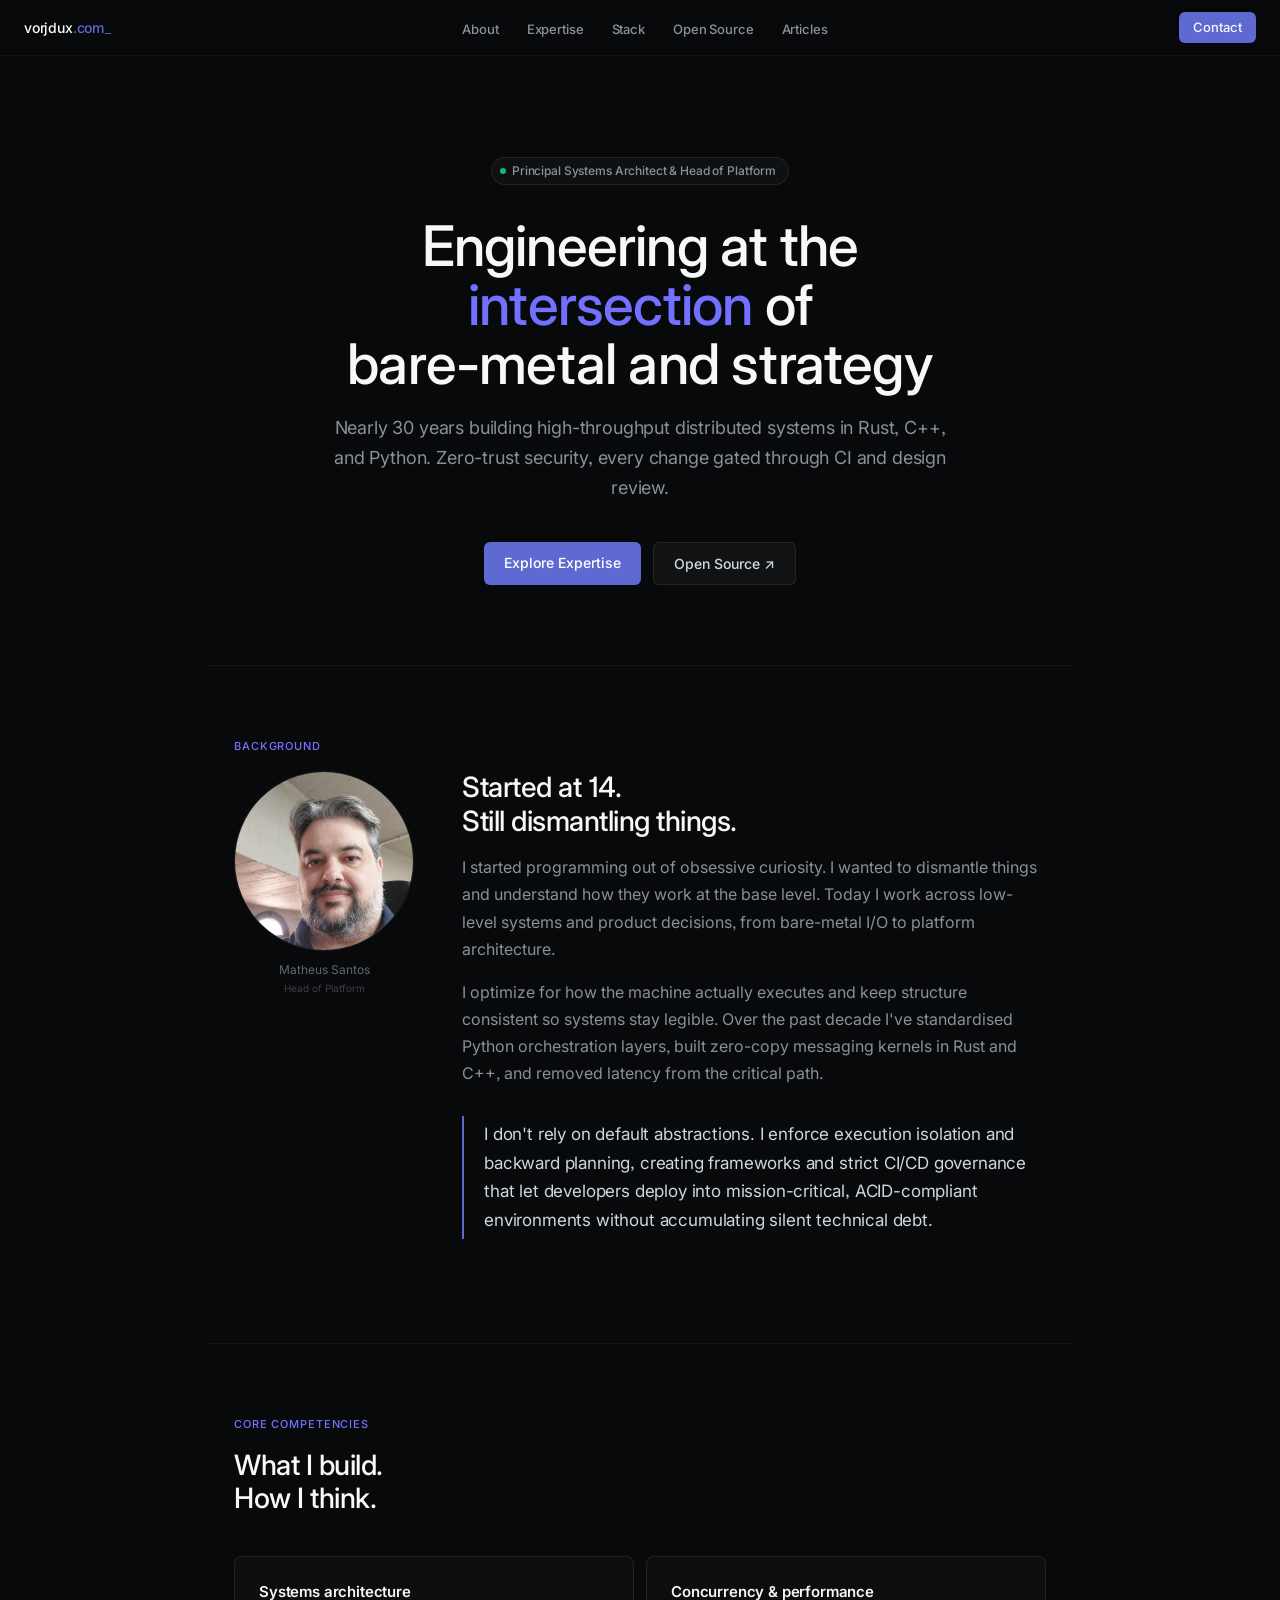
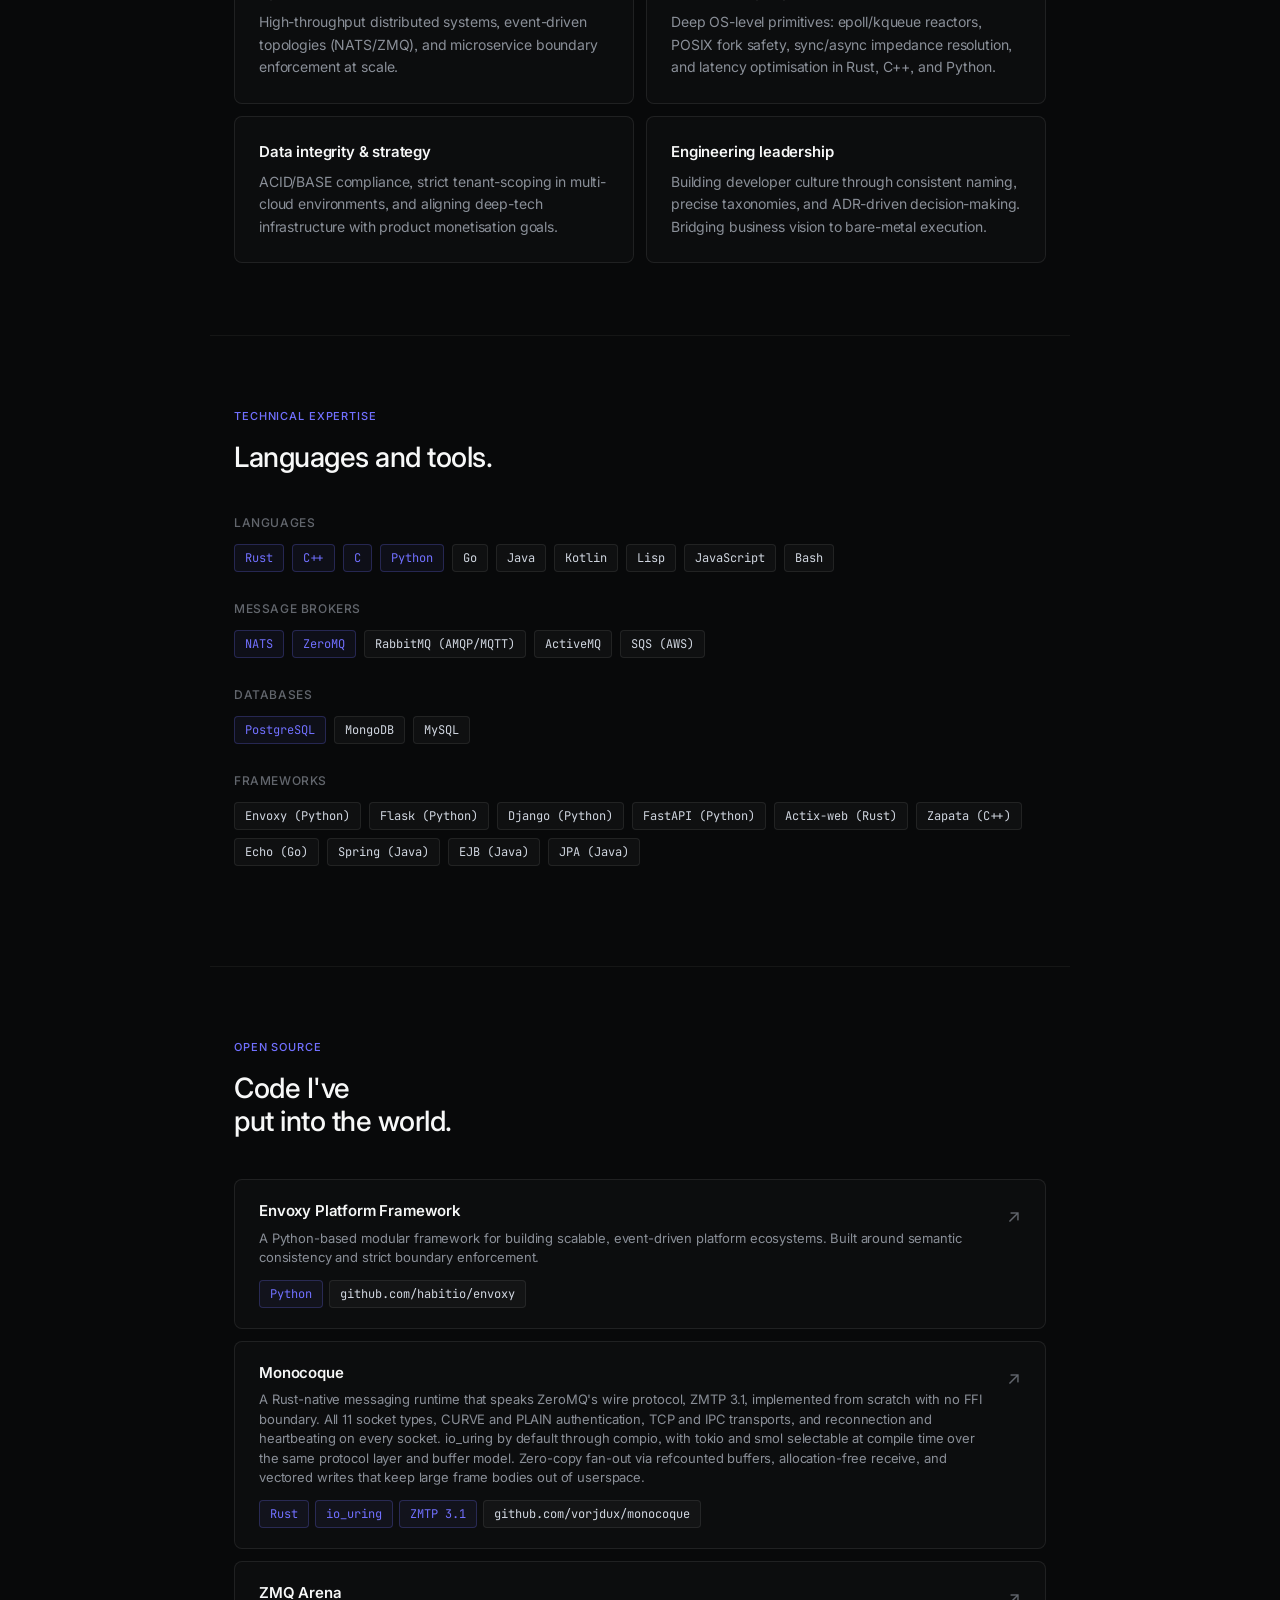
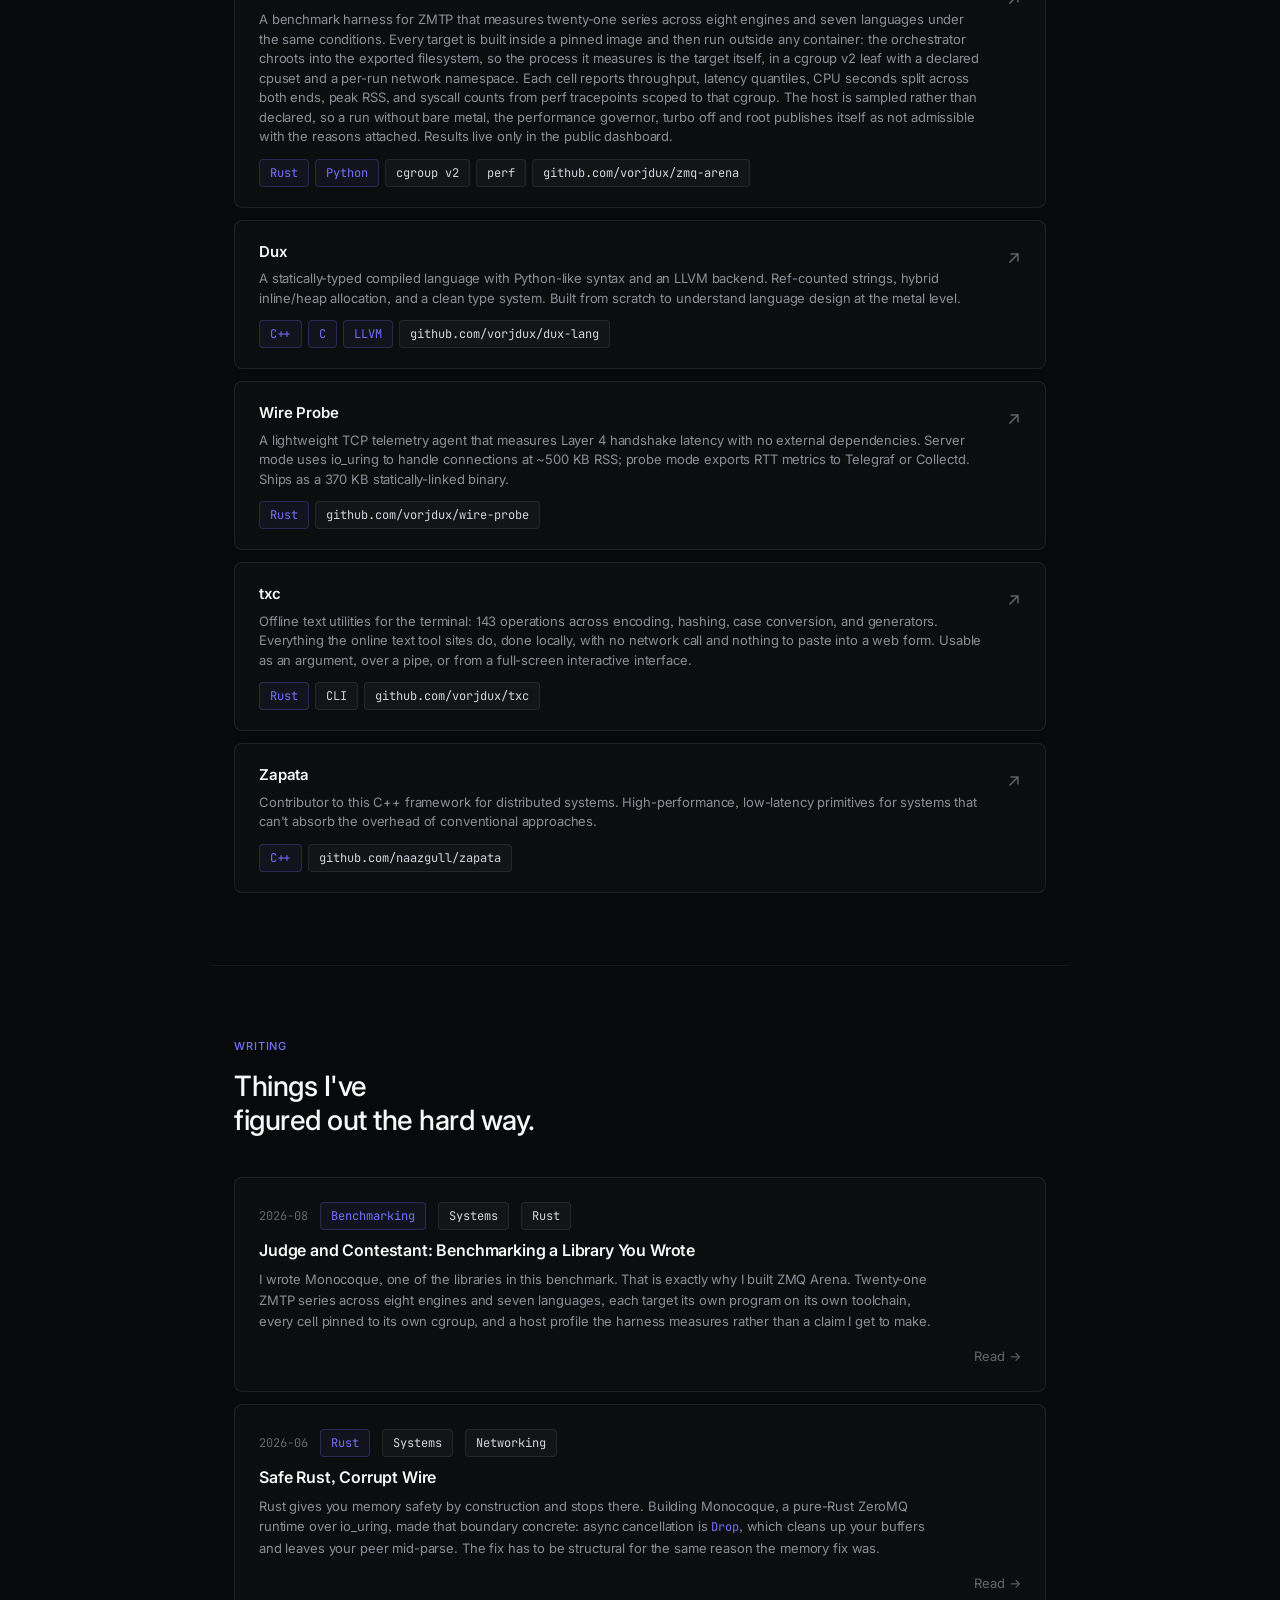
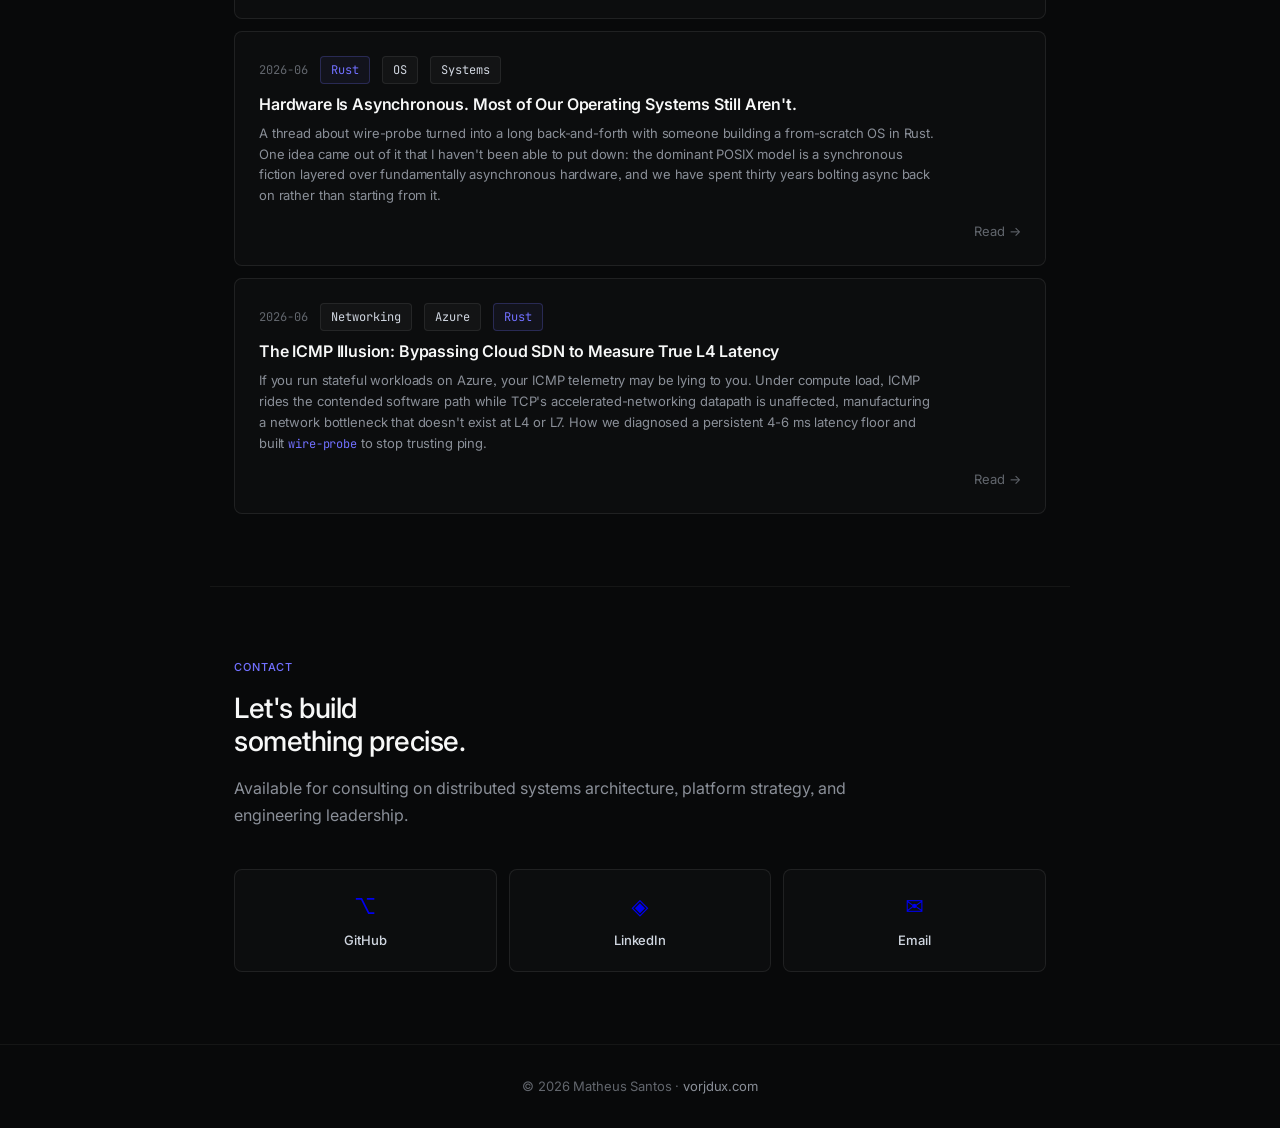
<file: index.html>
<!DOCTYPE html>
<html lang="en">
<head>
  <meta charset="UTF-8">
  <meta name="viewport" content="width=device-width, initial-scale=1.0">
  <title>Matheus Santos | Principal Systems Architect</title>
  <meta name="description" content="Principal Systems Architect with nearly 30 years building high-throughput distributed systems. Specialist in Rust, C++, io_uring, zero-trust architectures, and systems-level performance engineering.">
  <meta name="author" content="Matheus Santos">
  <link rel="canonical" href="https://vorjdux.com/">

  <meta property="og:type" content="website">
  <meta property="og:url" content="https://vorjdux.com/">
  <meta property="og:title" content="Matheus Santos | Principal Systems Architect">
  <meta property="og:description" content="Nearly 30 years building high-throughput distributed systems. Specialist in Rust, C++, io_uring, and zero-trust architectures at the intersection of bare-metal and product scale.">
  <meta property="og:image" content="https://vorjdux.com/img/matheus.jpg">

  <meta name="twitter:card" content="summary">
  <meta name="twitter:title" content="Matheus Santos | Principal Systems Architect">
  <meta name="twitter:description" content="Nearly 30 years building high-throughput distributed systems. Specialist in Rust, C++, io_uring, and zero-trust architectures.">
  <meta name="twitter:image" content="https://vorjdux.com/img/matheus.jpg">

  <script type="application/ld+json">
  {
    "@context": "https://schema.org",
    "@type": "Person",
    "name": "Matheus Santos",
    "url": "https://vorjdux.com",
    "jobTitle": "Principal Systems Architect",
    "email": "vorj.dux+site@gmail.com",
    "sameAs": [
      "https://github.com/vorjdux",
      "https://www.linkedin.com/in/matheussantos82"
    ],
    "knowsAbout": [
      "Rust", "C++", "Systems Architecture", "Distributed Systems",
      "io_uring", "Zero-trust Architecture", "Performance Engineering",
      "ZeroMQ", "ZMTP", "Benchmarking"
    ]
  }
  </script>

  <link href="https://fonts.googleapis.com/css2?family=Inter:wght@300;400;500;600&family=JetBrains+Mono:wght@400;500&display=swap" rel="stylesheet">
  <link rel="stylesheet" href="css/site.css">
  <link rel="stylesheet" href="css/index.css">
</head>
<body>

  <nav>
    <a href="#" class="nav-logo">vorjdux<span class="nav-logo-tld">.com</span><span class="nav-logo-cursor">_</span></a>
    <ul class="nav-links">
      <li><a href="#about">About</a></li>
      <li><a href="#competencies">Expertise</a></li>
      <li><a href="#stack">Stack</a></li>
      <li><a href="#oss">Open Source</a></li>
      <li><a href="#articles">Articles</a></li>
    </ul>
    <a href="mailto:vorj.dux+site@gmail.com" class="nav-cta">Contact</a>
  </nav>

  <!-- HERO -->
  <div class="hero">
    <div class="hero-badge">
      <span class="hero-badge-dot"></span>
      Principal Systems Architect &amp; Head of Platform
    </div>
    <h1>Engineering at the<br><em>intersection</em> of<br>bare-metal and strategy</h1>
    <p>Nearly 30 years building high-throughput distributed systems in Rust, C++, and Python. Zero-trust security, every change gated through CI and design review.</p>
    <div class="hero-actions">
      <a href="#competencies" class="btn-primary">Explore Expertise</a>
      <a href="#oss" class="btn-ghost">Open Source ↗</a>
    </div>
  </div>

  <div class="divider"></div>

  <!-- ABOUT -->
  <section id="about">
    <div class="section-label">Background</div>

    <div class="about-layout">
      <div class="about-photo">
        <img src="img/matheus.jpg" alt="Matheus Santos" class="about-img">
        <p class="about-name">Matheus Santos</p>
        <p class="about-role">Head of Platform</p>
      </div>

      <div class="about-text">
        <h2 class="section-title">Started at 14.<br>Still dismantling things.</h2>
        <p class="section-body">
          I started programming out of obsessive curiosity. I wanted to dismantle things and understand how they work at the base level. Today I work across low-level systems and product decisions, from bare-metal I/O to platform architecture.
        </p>
        <p class="section-body">
          I optimize for how the machine actually executes and keep structure consistent so systems stay legible. Over the past decade I've standardised Python orchestration layers, built zero-copy messaging kernels in Rust and C++, and removed latency from the critical path.
        </p>

        <div class="quote-block" style="margin-top:28px;">
          <p>I don't rely on default abstractions. I enforce execution isolation and backward planning, creating frameworks and strict CI/CD governance that let developers deploy into mission-critical, ACID-compliant environments without accumulating silent technical debt.</p>
        </div>
      </div>
    </div>
  </section>

  <div class="divider"></div>

  <!-- COMPETENCIES -->
  <section id="competencies">
    <div class="section-label">Core Competencies</div>
    <h2 class="section-title">What I build.<br>How I think.</h2>

    <div class="grid-2">
      <div class="card">
        <h3>Systems architecture</h3>
        <p>High-throughput distributed systems, event-driven topologies (NATS/ZMQ), and microservice boundary enforcement at scale.</p>
      </div>
      <div class="card">
        <h3>Concurrency &amp; performance</h3>
        <p>Deep OS-level primitives: epoll/kqueue reactors, POSIX fork safety, sync/async impedance resolution, and latency optimisation in Rust, C++, and Python.</p>
      </div>
      <div class="card">
        <h3>Data integrity &amp; strategy</h3>
        <p>ACID/BASE compliance, strict tenant-scoping in multi-cloud environments, and aligning deep-tech infrastructure with product monetisation goals.</p>
      </div>
      <div class="card">
        <h3>Engineering leadership</h3>
        <p>Building developer culture through consistent naming, precise taxonomies, and ADR-driven decision-making. Bridging business vision to bare-metal execution.</p>
      </div>
    </div>
  </section>

  <div class="divider"></div>

  <!-- STACK -->
  <section id="stack">
    <div class="section-label">Technical Expertise</div>
    <h2 class="section-title">Languages and tools.</h2>

    <div class="tech-section">
      <div class="tech-category">
        <div class="tech-category-label">Languages</div>
        <div class="tags">
          <span class="tag accent">Rust</span>
          <span class="tag accent">C++</span>
          <span class="tag accent">C</span>
          <span class="tag accent">Python</span>
          <span class="tag">Go</span>
          <span class="tag">Java</span>
          <span class="tag">Kotlin</span>
          <span class="tag">Lisp</span>
          <span class="tag">JavaScript</span>
          <span class="tag">Bash</span>
        </div>
      </div>

      <div class="tech-category">
        <div class="tech-category-label">Message Brokers</div>
        <div class="tags">
          <span class="tag accent">NATS</span>
          <span class="tag accent">ZeroMQ</span>
          <span class="tag">RabbitMQ (AMQP/MQTT)</span>
          <span class="tag">ActiveMQ</span>
          <span class="tag">SQS (AWS)</span>
        </div>
      </div>

      <div class="tech-category">
        <div class="tech-category-label">Databases</div>
        <div class="tags">
          <span class="tag accent">PostgreSQL</span>
          <span class="tag">MongoDB</span>
          <span class="tag">MySQL</span>
        </div>
      </div>

      <div class="tech-category">
        <div class="tech-category-label">Frameworks</div>
        <div class="tags">
          <span class="tag">Envoxy (Python)</span>
          <span class="tag">Flask (Python)</span>
          <span class="tag">Django (Python)</span>
          <span class="tag">FastAPI (Python)</span>
          <span class="tag">Actix-web (Rust)</span>
          <span class="tag">Zapata (C++)</span>
          <span class="tag">Echo (Go)</span>
          <span class="tag">Spring (Java)</span>
          <span class="tag">EJB (Java)</span>
          <span class="tag">JPA (Java)</span>
        </div>
      </div>
    </div>
  </section>

  <div class="divider"></div>

  <!-- OSS -->
  <section id="oss">
    <div class="section-label">Open Source</div>
    <h2 class="section-title">Code I've<br>put into the world.</h2>

    <div class="oss-list">
      <a href="https://github.com/habitio/envoxy" target="_blank" rel="noopener" class="oss-card">
        <div class="oss-card-body">
          <h3>Envoxy Platform Framework</h3>
          <p>A Python-based modular framework for building scalable, event-driven platform ecosystems. Built around semantic consistency and strict boundary enforcement.</p>
          <div class="card-tags">
            <span class="tag accent">Python</span>
            <span class="tag">github.com/habitio/envoxy</span>
          </div>
        </div>
        <div class="oss-card-arrow">↗</div>
      </a>

      <a href="https://github.com/vorjdux/monocoque" target="_blank" rel="noopener" class="oss-card">
        <div class="oss-card-body">
          <h3>Monocoque</h3>
          <p>A Rust-native messaging runtime that speaks ZeroMQ's wire protocol, ZMTP 3.1, implemented from scratch with no FFI boundary. All 11 socket types, CURVE and PLAIN authentication, TCP and IPC transports, and reconnection and heartbeating on every socket. io_uring by default through compio, with tokio and smol selectable at compile time over the same protocol layer and buffer model. Zero-copy fan-out via refcounted buffers, allocation-free receive, and vectored writes that keep large frame bodies out of userspace.</p>
          <div class="card-tags">
            <span class="tag accent">Rust</span>
            <span class="tag accent">io_uring</span>
            <span class="tag accent">ZMTP 3.1</span>
            <span class="tag">github.com/vorjdux/monocoque</span>
          </div>
        </div>
        <div class="oss-card-arrow">↗</div>
      </a>

      <a href="https://github.com/vorjdux/zmq-arena" target="_blank" rel="noopener" class="oss-card">
        <div class="oss-card-body">
          <h3>ZMQ Arena</h3>
          <p>A benchmark harness for ZMTP that measures twenty-one series across eight engines and seven languages under the same conditions. Every target is built inside a pinned image and then run outside any container: the orchestrator chroots into the exported filesystem, so the process it measures is the target itself, in a cgroup v2 leaf with a declared cpuset and a per-run network namespace. Each cell reports throughput, latency quantiles, CPU seconds split across both ends, peak RSS, and syscall counts from perf tracepoints scoped to that cgroup. The host is sampled rather than declared, so a run without bare metal, the performance governor, turbo off and root publishes itself as not admissible with the reasons attached. Results live only in the public dashboard.</p>
          <div class="card-tags">
            <span class="tag accent">Rust</span>
            <span class="tag accent">Python</span>
            <span class="tag">cgroup v2</span>
            <span class="tag">perf</span>
            <span class="tag">github.com/vorjdux/zmq-arena</span>
          </div>
        </div>
        <div class="oss-card-arrow">↗</div>
      </a>

      <a href="https://github.com/vorjdux/dux-lang" target="_blank" rel="noopener" class="oss-card">
        <div class="oss-card-body">
          <h3>Dux</h3>
          <p>A statically-typed compiled language with Python-like syntax and an LLVM backend. Ref-counted strings, hybrid inline/heap allocation, and a clean type system. Built from scratch to understand language design at the metal level.</p>
          <div class="card-tags">
            <span class="tag accent">C++</span>
            <span class="tag accent">C</span>
            <span class="tag accent">LLVM</span>
            <span class="tag">github.com/vorjdux/dux-lang</span>
          </div>
        </div>
        <div class="oss-card-arrow">↗</div>
      </a>

      <a href="https://github.com/vorjdux/wire-probe" target="_blank" rel="noopener" class="oss-card">
        <div class="oss-card-body">
          <h3>Wire Probe</h3>
          <p>A lightweight TCP telemetry agent that measures Layer 4 handshake latency with no external dependencies. Server mode uses io_uring to handle connections at ~500 KB RSS; probe mode exports RTT metrics to Telegraf or Collectd. Ships as a 370 KB statically-linked binary.</p>
          <div class="card-tags">
            <span class="tag accent">Rust</span>
            <span class="tag">github.com/vorjdux/wire-probe</span>
          </div>
        </div>
        <div class="oss-card-arrow">↗</div>
      </a>

      <a href="https://github.com/vorjdux/txc" target="_blank" rel="noopener" class="oss-card">
        <div class="oss-card-body">
          <h3>txc</h3>
          <p>Offline text utilities for the terminal: 143 operations across encoding, hashing, case conversion, and generators. Everything the online text tool sites do, done locally, with no network call and nothing to paste into a web form. Usable as an argument, over a pipe, or from a full-screen interactive interface.</p>
          <div class="card-tags">
            <span class="tag accent">Rust</span>
            <span class="tag">CLI</span>
            <span class="tag">github.com/vorjdux/txc</span>
          </div>
        </div>
        <div class="oss-card-arrow">&#8599;</div>
      </a>

      <a href="https://github.com/naazgull/zapata" target="_blank" rel="noopener" class="oss-card">
        <div class="oss-card-body">
          <h3>Zapata</h3>
          <p>Contributor to this C++ framework for distributed systems. High-performance, low-latency primitives for systems that can't absorb the overhead of conventional approaches.</p>
          <div class="card-tags">
            <span class="tag accent">C++</span>
            <span class="tag">github.com/naazgull/zapata</span>
          </div>
        </div>
        <div class="oss-card-arrow">↗</div>
      </a>
    </div>
  </section>

  <div class="divider"></div>

  <!-- ARTICLES -->
  <section id="articles">
    <div class="section-label">Writing</div>
    <h2 class="section-title">Things I've<br>figured out the hard way.</h2>

    <div class="article-list">
      <a href="articles/judge-and-contestant.html" class="article-card">
        <div class="article-card-meta">
          <span class="article-card-date">2026-08</span>
          <span class="tag accent">Benchmarking</span>
          <span class="tag">Systems</span>
          <span class="tag">Rust</span>
        </div>
        <h3>Judge and Contestant: Benchmarking a Library You Wrote</h3>
        <p>I wrote Monocoque, one of the libraries in this benchmark. That is exactly why I built ZMQ Arena. Twenty-one ZMTP series across eight engines and seven languages, each target its own program on its own toolchain, every cell pinned to its own cgroup, and a host profile the harness measures rather than a claim I get to make.</p>
        <div class="article-card-footer">
          <div class="tags"></div>
          <span class="read-more">Read →</span>
        </div>
      </a>

      <a href="articles/safe-rust-corrupt-wire.html" class="article-card">
        <div class="article-card-meta">
          <span class="article-card-date">2026-06</span>
          <span class="tag accent">Rust</span>
          <span class="tag">Systems</span>
          <span class="tag">Networking</span>
        </div>
        <h3>Safe Rust, Corrupt Wire</h3>
        <p>Rust gives you memory safety by construction and stops there. Building Monocoque, a pure-Rust ZeroMQ runtime over io_uring, made that boundary concrete: async cancellation is <code>Drop</code>, which cleans up your buffers and leaves your peer mid-parse. The fix has to be structural for the same reason the memory fix was.</p>
        <div class="article-card-footer">
          <div class="tags"></div>
          <span class="read-more">Read →</span>
        </div>
      </a>

      <a href="articles/hardware-is-async.html" class="article-card">
        <div class="article-card-meta">
          <span class="article-card-date">2026-06</span>
          <span class="tag accent">Rust</span>
          <span class="tag">OS</span>
          <span class="tag">Systems</span>
        </div>
        <h3>Hardware Is Asynchronous. Most of Our Operating Systems Still Aren't.</h3>
        <p>A thread about wire-probe turned into a long back-and-forth with someone building a from-scratch OS in Rust. One idea came out of it that I haven't been able to put down: the dominant POSIX model is a synchronous fiction layered over fundamentally asynchronous hardware, and we have spent thirty years bolting async back on rather than starting from it.</p>
        <div class="article-card-footer">
          <div class="tags"></div>
          <span class="read-more">Read →</span>
        </div>
      </a>

      <a href="articles/the-icmp-illusion.html" class="article-card">
        <div class="article-card-meta">
          <span class="article-card-date">2026-06</span>
          <span class="tag">Networking</span>
          <span class="tag">Azure</span>
          <span class="tag accent">Rust</span>
        </div>
        <h3>The ICMP Illusion: Bypassing Cloud SDN to Measure True L4 Latency</h3>
        <p>If you run stateful workloads on Azure, your ICMP telemetry may be lying to you. Under compute load, ICMP rides the contended software path while TCP's accelerated-networking datapath is unaffected, manufacturing a network bottleneck that doesn't exist at L4 or L7. How we diagnosed a persistent 4-6 ms latency floor and built <code>wire-probe</code> to stop trusting ping.</p>
        <div class="article-card-footer">
          <div class="tags"></div>
          <span class="read-more">Read →</span>
        </div>
      </a>
    </div>
  </section>

  <div class="divider"></div>

  <!-- CONTACT -->
  <section id="contact">
    <div class="section-label">Contact</div>
    <h2 class="section-title">Let's build<br>something precise.</h2>
    <p class="section-body">Available for consulting on distributed systems architecture, platform strategy, and engineering leadership.</p>

    <div class="contact-grid">
      <a href="https://github.com/vorjdux" target="_blank" rel="noopener" class="contact-card">
        <div class="contact-card-icon">⌥</div>
        <span>GitHub</span>
      </a>
      <a href="https://www.linkedin.com/in/matheussantos82" target="_blank" rel="noopener" class="contact-card">
        <div class="contact-card-icon">◈</div>
        <span>LinkedIn</span>
      </a>
      <a href="mailto:vorj.dux+site@gmail.com" class="contact-card">
        <div class="contact-card-icon">✉</div>
        <span>Email</span>
      </a>
    </div>
  </section>

  <footer>
    <p>© 2026 Matheus Santos · <a href="https://vorjdux.com">vorjdux.com</a></p>
  </footer>

</body>
</html>
</file>
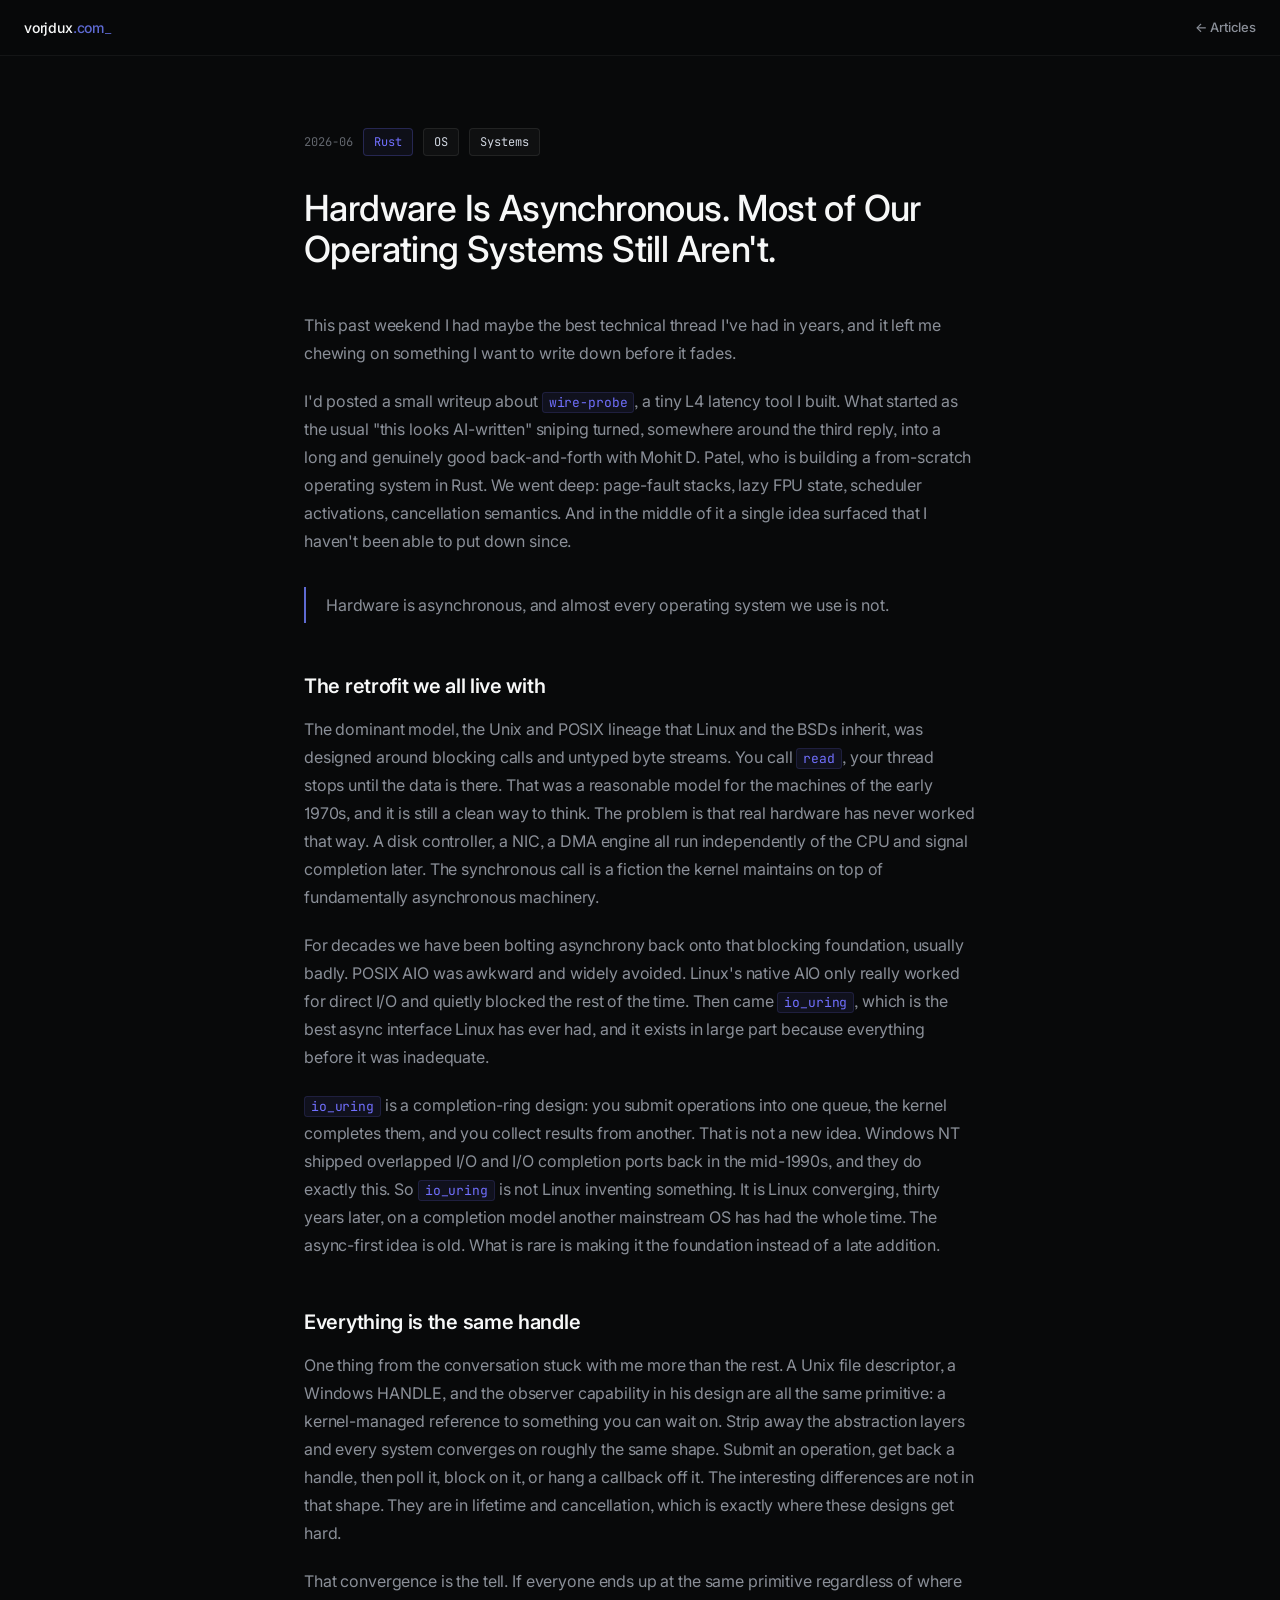
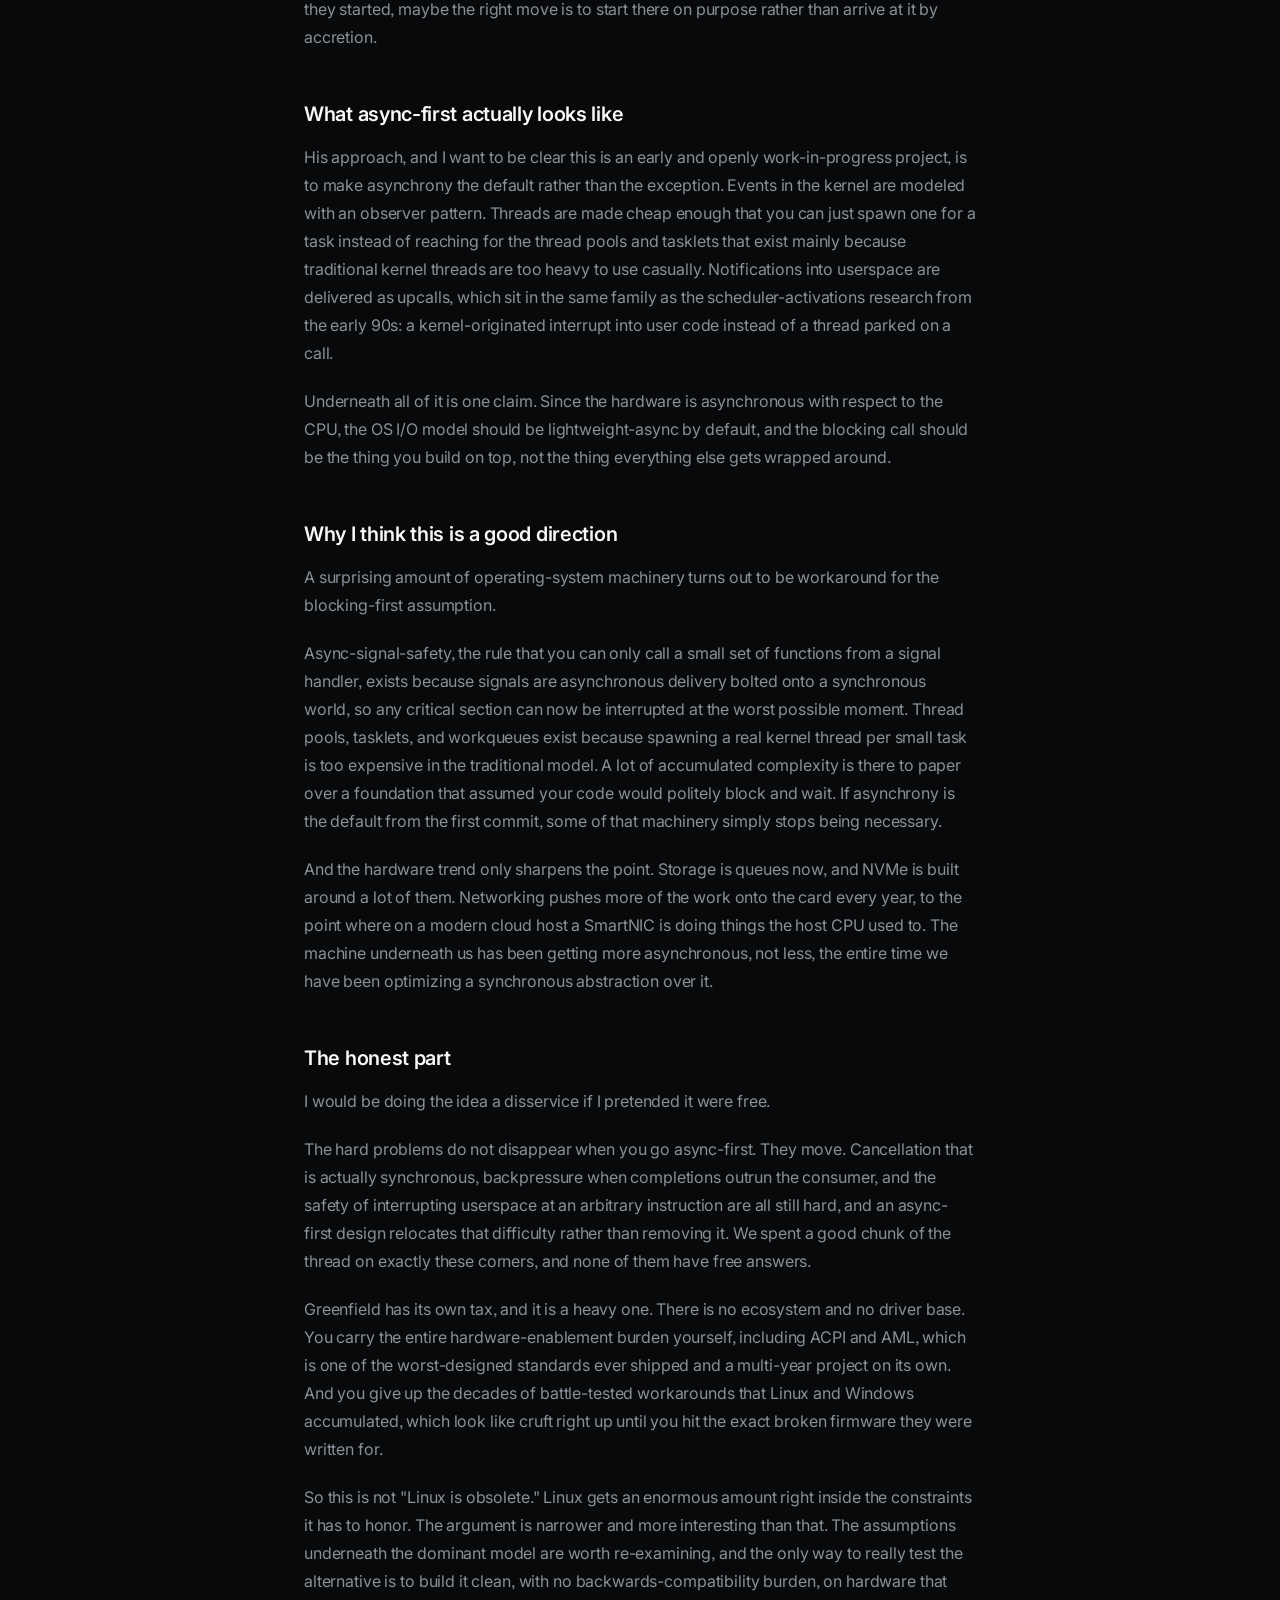
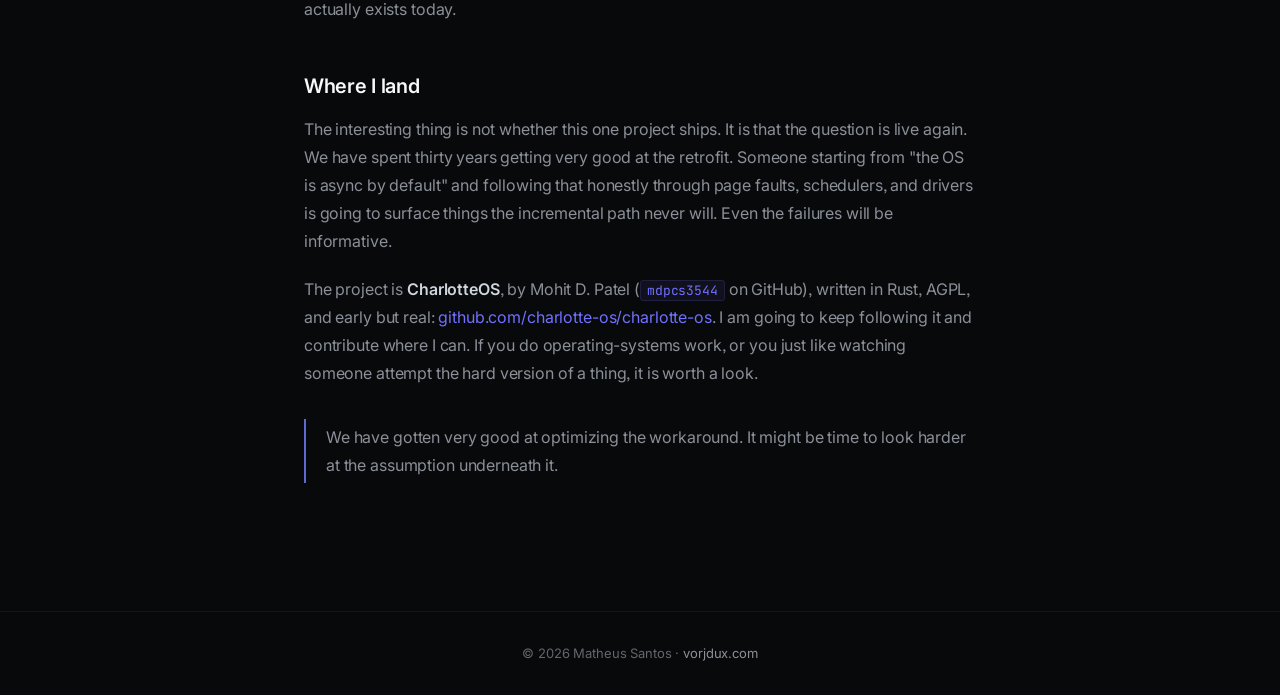
<file: articles/hardware-is-async.html>
<!DOCTYPE html>
<html lang="en">
<head>
  <meta charset="UTF-8">
  <meta name="viewport" content="width=device-width, initial-scale=1.0">
  <title>Hardware Is Asynchronous. Most of Our Operating Systems Still Aren't. | Matheus Santos</title>
  <meta name="description" content="The dominant POSIX model is a synchronous fiction layered over fundamentally asynchronous hardware. A conversation about CharlotteOS, io_uring, and thirty years of bolting async back onto a blocking foundation.">
  <meta name="author" content="Matheus Santos">
  <link rel="canonical" href="https://vorjdux.com/articles/hardware-is-async.html">

  <meta property="og:type" content="article">
  <meta property="og:url" content="https://vorjdux.com/articles/hardware-is-async.html">
  <meta property="og:title" content="Hardware Is Asynchronous. Most of Our Operating Systems Still Aren't.">
  <meta property="og:description" content="The dominant POSIX model is a synchronous fiction layered over fundamentally asynchronous hardware. A conversation about CharlotteOS, io_uring, and thirty years of bolting async back onto a blocking foundation.">
  <meta property="og:image" content="https://vorjdux.com/img/matheus.jpg">
  <meta property="article:published_time" content="2026-06-01">
  <meta property="article:author" content="Matheus Santos">
  <meta property="article:tag" content="Rust">
  <meta property="article:tag" content="OS">
  <meta property="article:tag" content="Systems">

  <meta name="twitter:card" content="summary">
  <meta name="twitter:title" content="Hardware Is Asynchronous. Most of Our Operating Systems Still Aren't.">
  <meta name="twitter:description" content="The dominant POSIX model is a synchronous fiction layered over fundamentally asynchronous hardware. On io_uring, CharlotteOS, and async-first OS design.">
  <meta name="twitter:image" content="https://vorjdux.com/img/matheus.jpg">

  <script type="application/ld+json">
  {
    "@context": "https://schema.org",
    "@type": "Article",
    "headline": "Hardware Is Asynchronous. Most of Our Operating Systems Still Aren't.",
    "description": "The dominant POSIX model is a synchronous fiction layered over fundamentally asynchronous hardware. A conversation about CharlotteOS, io_uring, and thirty years of bolting async back onto a blocking foundation.",
    "datePublished": "2026-06-01",
    "author": {
      "@type": "Person",
      "name": "Matheus Santos",
      "url": "https://vorjdux.com"
    },
    "publisher": {
      "@type": "Person",
      "name": "Matheus Santos",
      "url": "https://vorjdux.com"
    },
    "url": "https://vorjdux.com/articles/hardware-is-async.html",
    "keywords": ["async", "operating systems", "io_uring", "POSIX", "Rust", "CharlotteOS", "systems programming", "scheduler activations"]
  }
  </script>

  <link href="https://fonts.googleapis.com/css2?family=Inter:wght@300;400;500;600&family=JetBrains+Mono:wght@400;500&display=swap" rel="stylesheet">
  <link rel="stylesheet" href="../css/site.css">
  <link rel="stylesheet" href="../css/article.css">
</head>
<body>

  <nav>
    <a href="../" class="nav-logo">vorjdux<span class="nav-logo-tld">.com</span><span class="nav-logo-cursor">_</span></a>
    <a href="../#articles" class="nav-back">← Articles</a>
  </nav>

  <div class="article-wrap">
    <div class="article-meta">
      <span class="article-date">2026-06</span>
      <span class="tag accent">Rust</span>
      <span class="tag">OS</span>
      <span class="tag">Systems</span>
    </div>

    <h1>Hardware Is Asynchronous. Most of Our Operating Systems Still Aren't.</h1>

    <div class="article-body">

      <p>This past weekend I had maybe the best technical thread I've had in years, and it left me chewing on something I want to write down before it fades.</p>

      <p>I'd posted a small writeup about <code>wire-probe</code>, a tiny L4 latency tool I built. What started as the usual "this looks AI-written" sniping turned, somewhere around the third reply, into a long and genuinely good back-and-forth with Mohit D. Patel, who is building a from-scratch operating system in Rust. We went deep: page-fault stacks, lazy FPU state, scheduler activations, cancellation semantics. And in the middle of it a single idea surfaced that I haven't been able to put down since.</p>

      <div class="quote-block">
        <p>Hardware is asynchronous, and almost every operating system we use is not.</p>
      </div>

      <h2>The retrofit we all live with</h2>

      <p>The dominant model, the Unix and POSIX lineage that Linux and the BSDs inherit, was designed around blocking calls and untyped byte streams. You call <code>read</code>, your thread stops until the data is there. That was a reasonable model for the machines of the early 1970s, and it is still a clean way to think. The problem is that real hardware has never worked that way. A disk controller, a NIC, a DMA engine all run independently of the CPU and signal completion later. The synchronous call is a fiction the kernel maintains on top of fundamentally asynchronous machinery.</p>

      <p>For decades we have been bolting asynchrony back onto that blocking foundation, usually badly. POSIX AIO was awkward and widely avoided. Linux's native AIO only really worked for direct I/O and quietly blocked the rest of the time. Then came <code>io_uring</code>, which is the best async interface Linux has ever had, and it exists in large part because everything before it was inadequate.</p>

      <p><code>io_uring</code> is a completion-ring design: you submit operations into one queue, the kernel completes them, and you collect results from another. That is not a new idea. Windows NT shipped overlapped I/O and I/O completion ports back in the mid-1990s, and they do exactly this. So <code>io_uring</code> is not Linux inventing something. It is Linux converging, thirty years later, on a completion model another mainstream OS has had the whole time. The async-first idea is old. What is rare is making it the foundation instead of a late addition.</p>

      <h2>Everything is the same handle</h2>

      <p>One thing from the conversation stuck with me more than the rest. A Unix file descriptor, a Windows HANDLE, and the observer capability in his design are all the same primitive: a kernel-managed reference to something you can wait on. Strip away the abstraction layers and every system converges on roughly the same shape. Submit an operation, get back a handle, then poll it, block on it, or hang a callback off it. The interesting differences are not in that shape. They are in lifetime and cancellation, which is exactly where these designs get hard.</p>

      <p>That convergence is the tell. If everyone ends up at the same primitive regardless of where they started, maybe the right move is to start there on purpose rather than arrive at it by accretion.</p>

      <h2>What async-first actually looks like</h2>

      <p>His approach, and I want to be clear this is an early and openly work-in-progress project, is to make asynchrony the default rather than the exception. Events in the kernel are modeled with an observer pattern. Threads are made cheap enough that you can just spawn one for a task instead of reaching for the thread pools and tasklets that exist mainly because traditional kernel threads are too heavy to use casually. Notifications into userspace are delivered as upcalls, which sit in the same family as the scheduler-activations research from the early 90s: a kernel-originated interrupt into user code instead of a thread parked on a call.</p>

      <p>Underneath all of it is one claim. Since the hardware is asynchronous with respect to the CPU, the OS I/O model should be lightweight-async by default, and the blocking call should be the thing you build on top, not the thing everything else gets wrapped around.</p>

      <h2>Why I think this is a good direction</h2>

      <p>A surprising amount of operating-system machinery turns out to be workaround for the blocking-first assumption.</p>

      <p>Async-signal-safety, the rule that you can only call a small set of functions from a signal handler, exists because signals are asynchronous delivery bolted onto a synchronous world, so any critical section can now be interrupted at the worst possible moment. Thread pools, tasklets, and workqueues exist because spawning a real kernel thread per small task is too expensive in the traditional model. A lot of accumulated complexity is there to paper over a foundation that assumed your code would politely block and wait. If asynchrony is the default from the first commit, some of that machinery simply stops being necessary.</p>

      <p>And the hardware trend only sharpens the point. Storage is queues now, and NVMe is built around a lot of them. Networking pushes more of the work onto the card every year, to the point where on a modern cloud host a SmartNIC is doing things the host CPU used to. The machine underneath us has been getting more asynchronous, not less, the entire time we have been optimizing a synchronous abstraction over it.</p>

      <h2>The honest part</h2>

      <p>I would be doing the idea a disservice if I pretended it were free.</p>

      <p>The hard problems do not disappear when you go async-first. They move. Cancellation that is actually synchronous, backpressure when completions outrun the consumer, and the safety of interrupting userspace at an arbitrary instruction are all still hard, and an async-first design relocates that difficulty rather than removing it. We spent a good chunk of the thread on exactly these corners, and none of them have free answers.</p>

      <p>Greenfield has its own tax, and it is a heavy one. There is no ecosystem and no driver base. You carry the entire hardware-enablement burden yourself, including ACPI and AML, which is one of the worst-designed standards ever shipped and a multi-year project on its own. And you give up the decades of battle-tested workarounds that Linux and Windows accumulated, which look like cruft right up until you hit the exact broken firmware they were written for.</p>

      <p>So this is not "Linux is obsolete." Linux gets an enormous amount right inside the constraints it has to honor. The argument is narrower and more interesting than that. The assumptions underneath the dominant model are worth re-examining, and the only way to really test the alternative is to build it clean, with no backwards-compatibility burden, on hardware that actually exists today.</p>

      <h2>Where I land</h2>

      <p>The interesting thing is not whether this one project ships. It is that the question is live again. We have spent thirty years getting very good at the retrofit. Someone starting from "the OS is async by default" and following that honestly through page faults, schedulers, and drivers is going to surface things the incremental path never will. Even the failures will be informative.</p>

      <p>The project is <strong>CharlotteOS</strong>, by Mohit D. Patel (<code>mdpcs3544</code> on GitHub), written in Rust, AGPL, and early but real: <a href="https://github.com/charlotte-os/charlotte-os" target="_blank" rel="noopener">github.com/charlotte-os/charlotte-os</a>. I am going to keep following it and contribute where I can. If you do operating-systems work, or you just like watching someone attempt the hard version of a thing, it is worth a look.</p>

      <div class="quote-block">
        <p>We have gotten very good at optimizing the workaround. It might be time to look harder at the assumption underneath it.</p>
      </div>

    </div>
  </div>

  <footer>
    <p>© 2026 Matheus Santos · <a href="../">vorjdux.com</a></p>
  </footer>

</body>
</html>
</file>
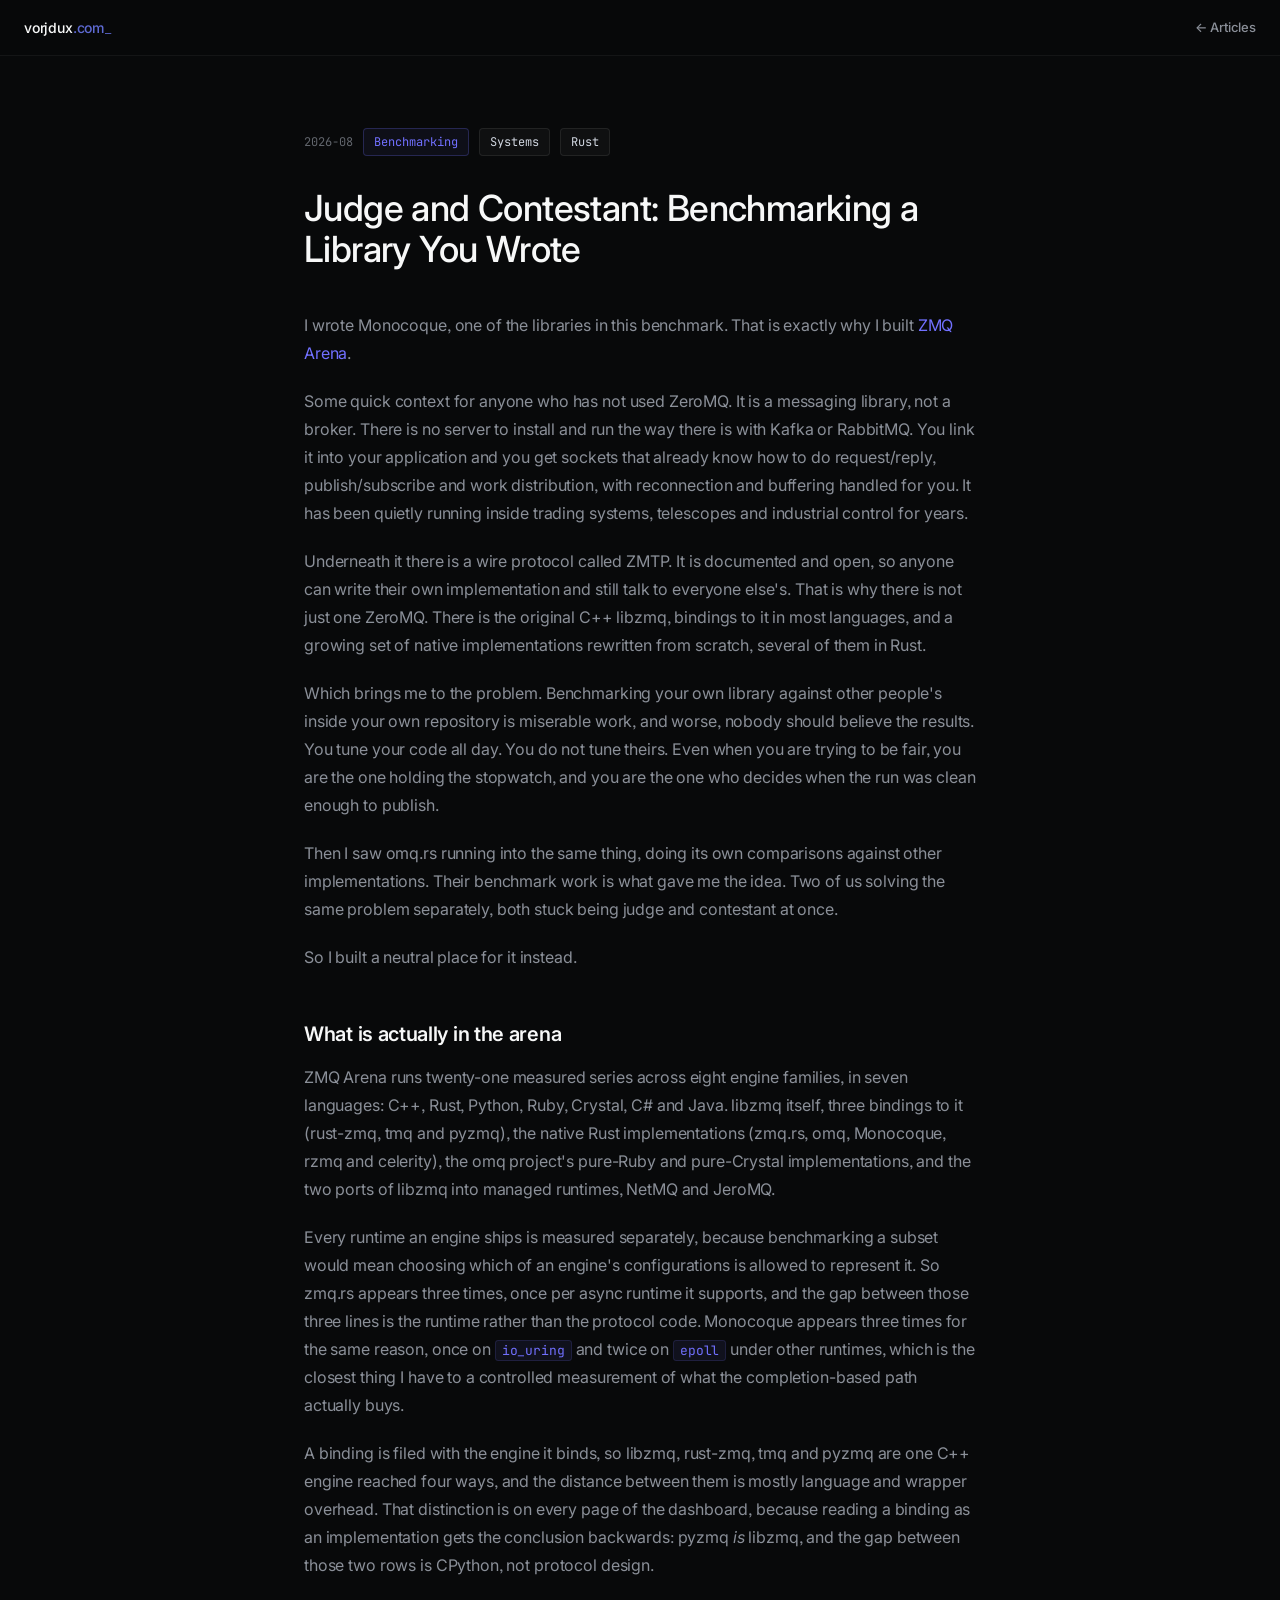
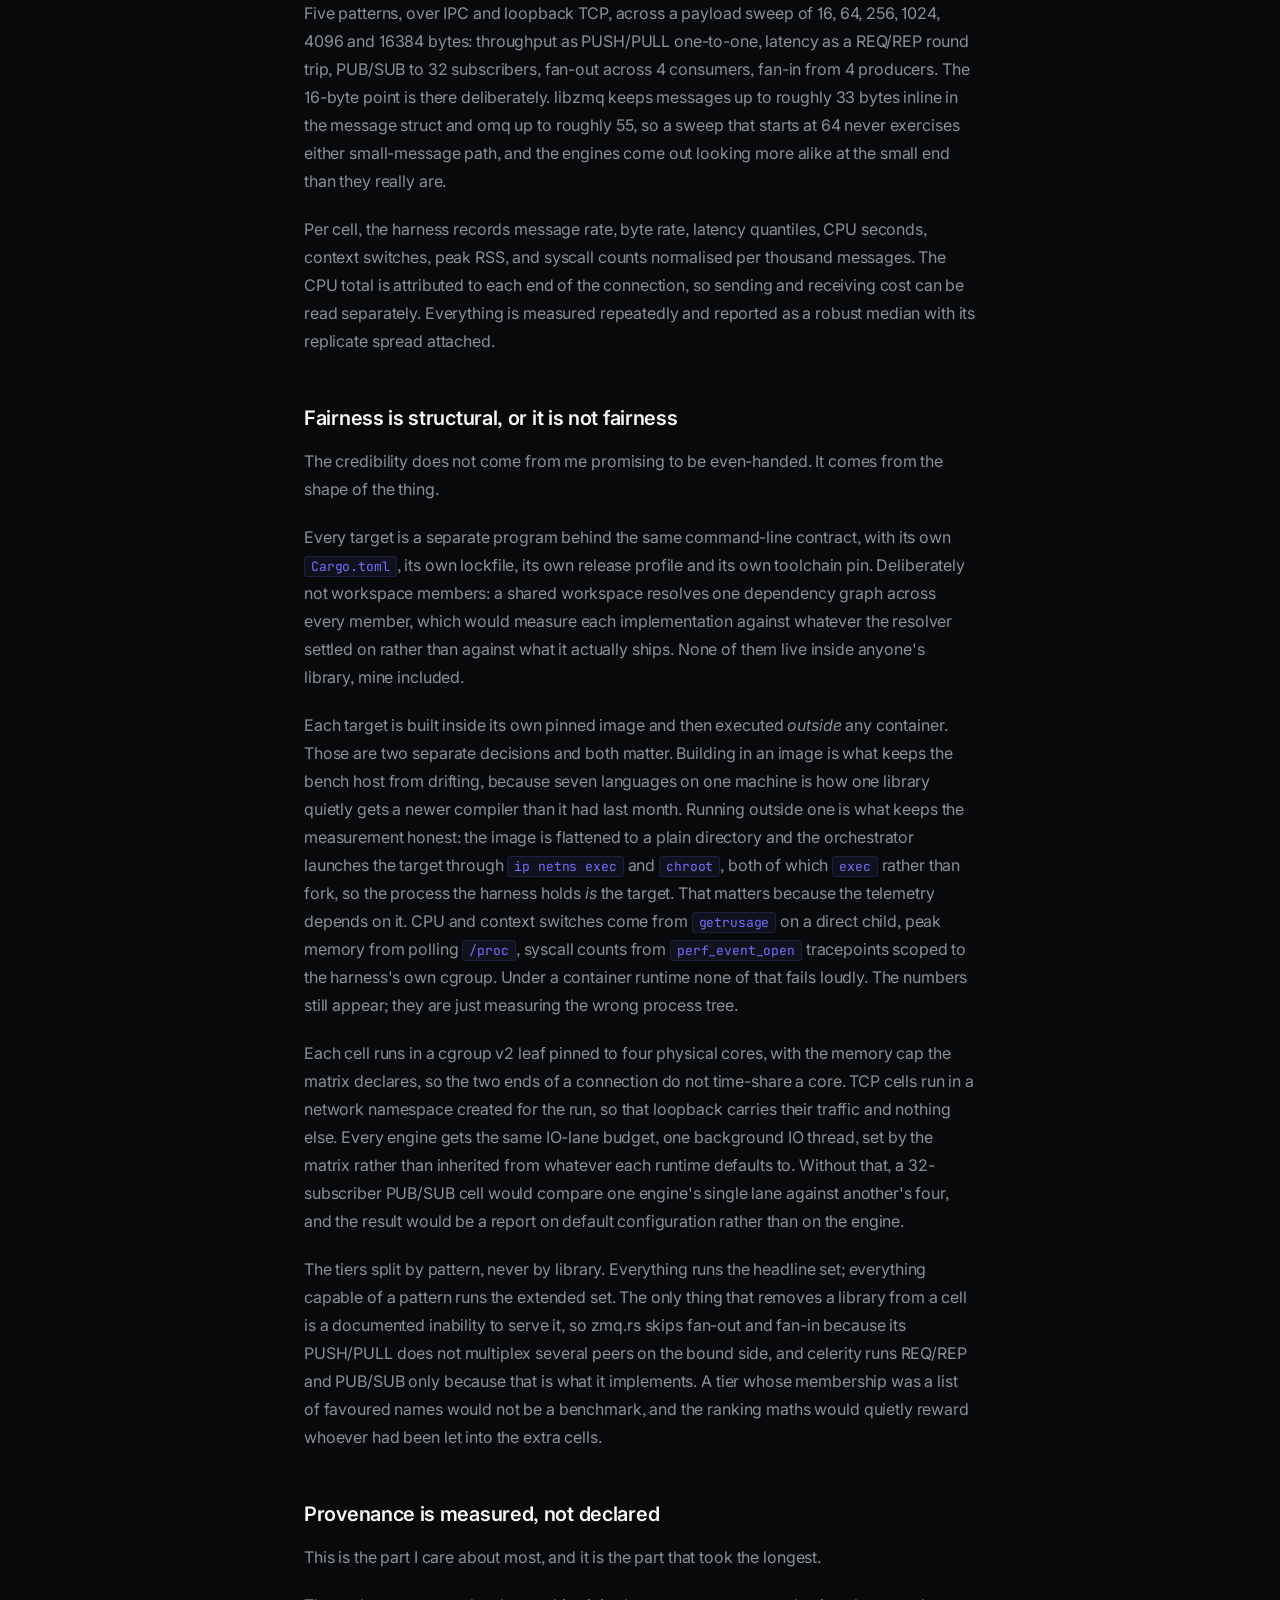
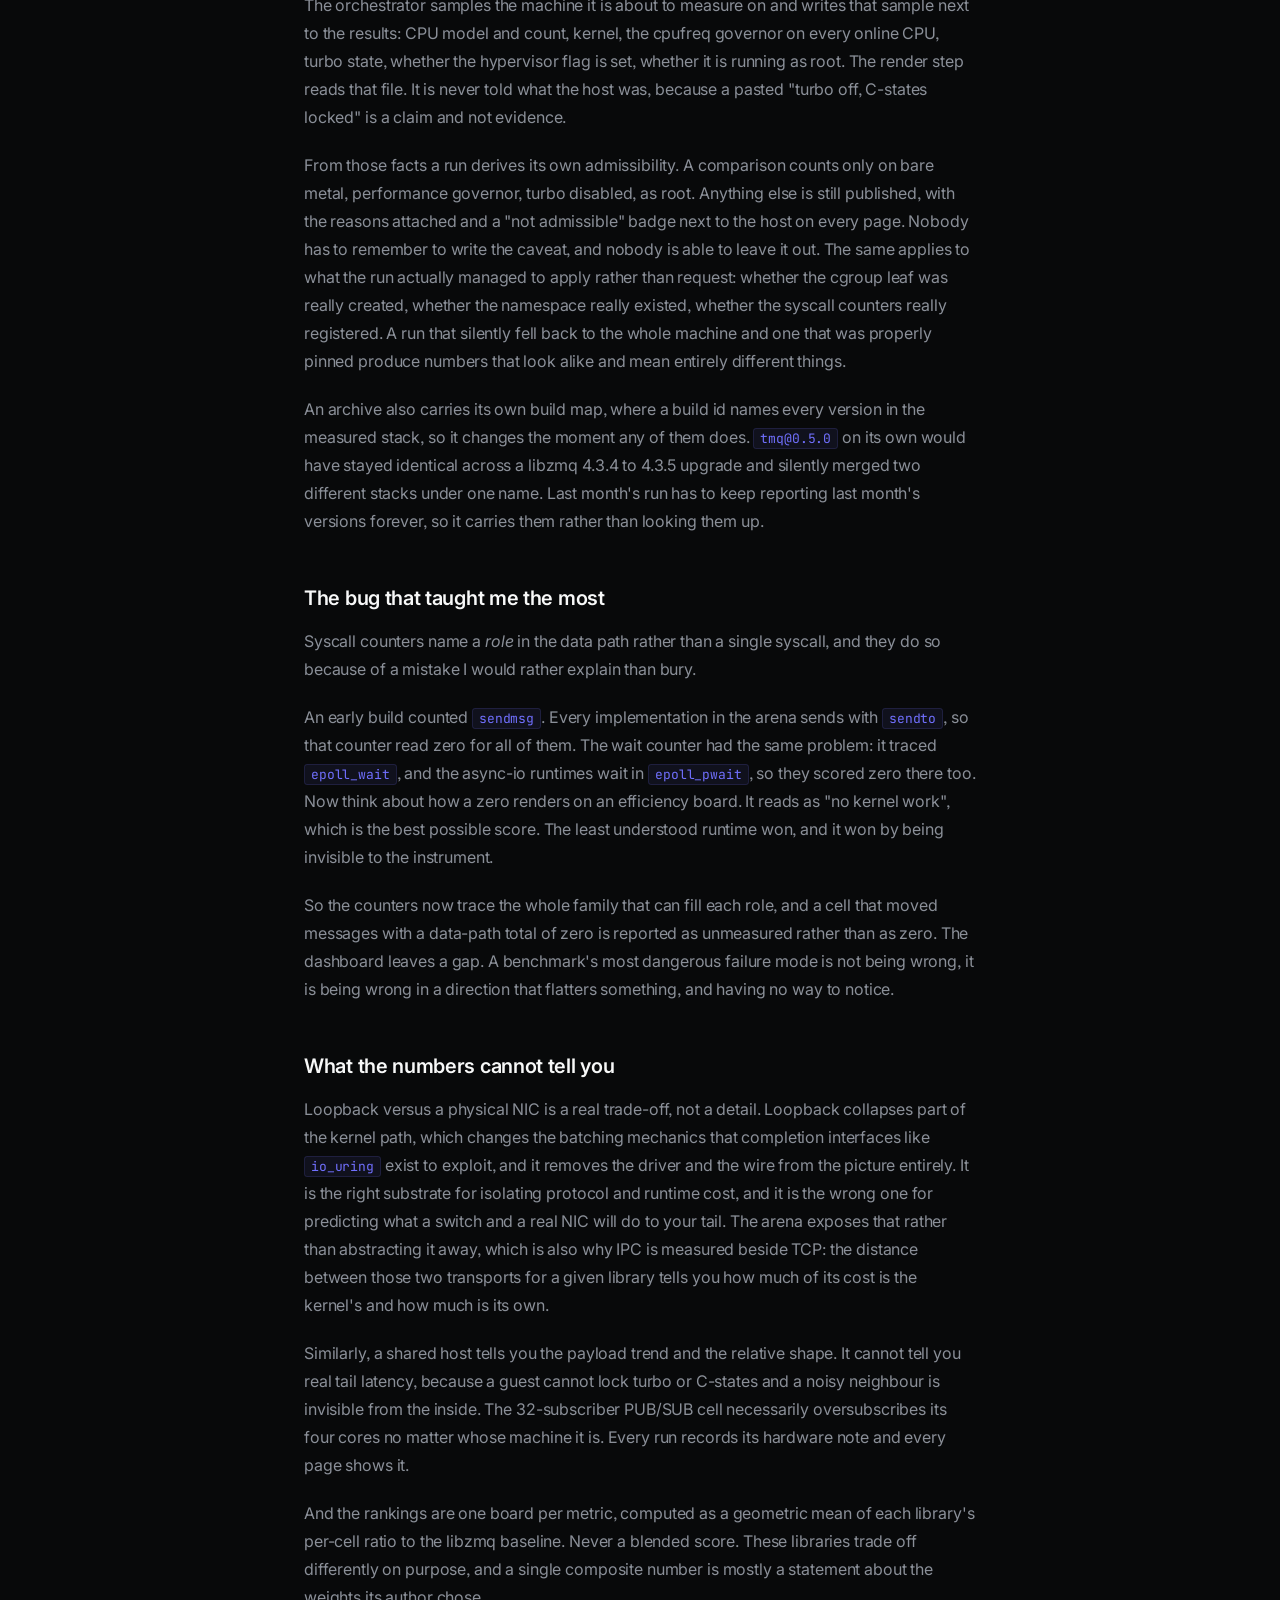
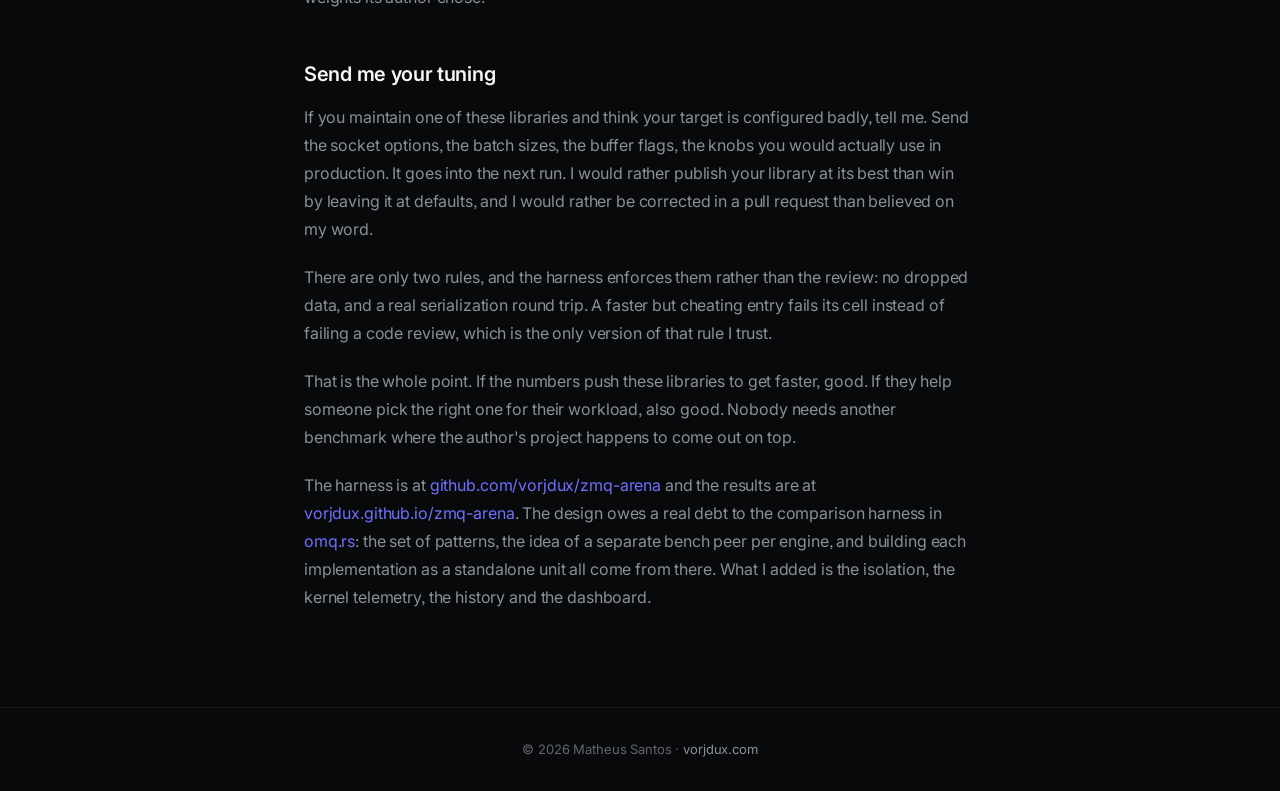
<file: articles/judge-and-contestant.html>
<!DOCTYPE html>
<html lang="en">
<head>
  <meta charset="UTF-8">
  <meta name="viewport" content="width=device-width, initial-scale=1.0">
  <title>Judge and Contestant: Benchmarking a Library You Wrote | Matheus Santos</title>
  <meta name="description" content="I wrote Monocoque, one of the libraries in this benchmark. That is exactly why I built ZMQ Arena: a deterministic harness that measures 21 ZMTP series across 8 engines and 7 languages, outside anybody's repository.">
  <meta name="author" content="Matheus Santos">
  <link rel="canonical" href="https://vorjdux.com/articles/judge-and-contestant.html">

  <meta property="og:type" content="article">
  <meta property="og:url" content="https://vorjdux.com/articles/judge-and-contestant.html">
  <meta property="og:title" content="Judge and Contestant: Benchmarking a Library You Wrote">
  <meta property="og:description" content="I wrote Monocoque, one of the libraries in this benchmark. That is exactly why I built ZMQ Arena: a deterministic harness that measures 21 ZMTP series across 8 engines and 7 languages, outside anybody's repository.">
  <meta property="og:image" content="https://vorjdux.com/img/matheus.jpg">
  <meta property="article:published_time" content="2026-08-28">
  <meta property="article:author" content="Matheus Santos">
  <meta property="article:tag" content="Benchmarking">
  <meta property="article:tag" content="Systems">
  <meta property="article:tag" content="Rust">

  <meta name="twitter:card" content="summary">
  <meta name="twitter:title" content="Judge and Contestant: Benchmarking a Library You Wrote">
  <meta name="twitter:description" content="Nobody should believe a benchmark run inside the author's own repository. So I moved the measurement somewhere neutral, and made the harness record the conditions instead of claiming them.">
  <meta name="twitter:image" content="https://vorjdux.com/img/matheus.jpg">

  <script type="application/ld+json">
  {
    "@context": "https://schema.org",
    "@type": "Article",
    "headline": "Judge and Contestant: Benchmarking a Library You Wrote",
    "description": "I wrote Monocoque, one of the libraries in this benchmark. That is exactly why I built ZMQ Arena: a deterministic harness that measures 21 ZMTP series across 8 engines and 7 languages, outside anybody's repository.",
    "datePublished": "2026-08-28",
    "author": {
      "@type": "Person",
      "name": "Matheus Santos",
      "url": "https://vorjdux.com"
    },
    "publisher": {
      "@type": "Person",
      "name": "Matheus Santos",
      "url": "https://vorjdux.com"
    },
    "url": "https://vorjdux.com/articles/judge-and-contestant.html",
    "keywords": ["ZeroMQ", "ZMTP", "benchmarking", "methodology", "Rust", "libzmq", "io_uring", "epoll", "cgroups", "latency", "throughput", "zmq-arena", "Monocoque"]
  }
  </script>

  <link href="https://fonts.googleapis.com/css2?family=Inter:wght@300;400;500;600&family=JetBrains+Mono:wght@400;500&display=swap" rel="stylesheet">
  <link rel="stylesheet" href="../css/site.css">
  <link rel="stylesheet" href="../css/article.css">
</head>
<body>

  <nav>
    <a href="../" class="nav-logo">vorjdux<span class="nav-logo-tld">.com</span><span class="nav-logo-cursor">_</span></a>
    <a href="../#articles" class="nav-back">← Articles</a>
  </nav>

  <div class="article-wrap">
    <div class="article-meta">
      <span class="article-date">2026-08</span>
      <span class="tag accent">Benchmarking</span>
      <span class="tag">Systems</span>
      <span class="tag">Rust</span>
    </div>

    <h1>Judge and Contestant: Benchmarking a Library You Wrote</h1>

    <div class="article-body">

      <p>I wrote Monocoque, one of the libraries in this benchmark. That is exactly why I built <a href="https://vorjdux.github.io/zmq-arena/" target="_blank" rel="noopener">ZMQ Arena</a>.</p>

      <p>Some quick context for anyone who has not used ZeroMQ. It is a messaging library, not a broker. There is no server to install and run the way there is with Kafka or RabbitMQ. You link it into your application and you get sockets that already know how to do request/reply, publish/subscribe and work distribution, with reconnection and buffering handled for you. It has been quietly running inside trading systems, telescopes and industrial control for years.</p>

      <p>Underneath it there is a wire protocol called ZMTP. It is documented and open, so anyone can write their own implementation and still talk to everyone else's. That is why there is not just one ZeroMQ. There is the original C++ libzmq, bindings to it in most languages, and a growing set of native implementations rewritten from scratch, several of them in Rust.</p>

      <p>Which brings me to the problem. Benchmarking your own library against other people's inside your own repository is miserable work, and worse, nobody should believe the results. You tune your code all day. You do not tune theirs. Even when you are trying to be fair, you are the one holding the stopwatch, and you are the one who decides when the run was clean enough to publish.</p>

      <p>Then I saw omq.rs running into the same thing, doing its own comparisons against other implementations. Their benchmark work is what gave me the idea. Two of us solving the same problem separately, both stuck being judge and contestant at once.</p>

      <p>So I built a neutral place for it instead.</p>

      <h2>What is actually in the arena</h2>

      <p>ZMQ Arena runs twenty-one measured series across eight engine families, in seven languages: C++, Rust, Python, Ruby, Crystal, C# and Java. libzmq itself, three bindings to it (rust-zmq, tmq and pyzmq), the native Rust implementations (zmq.rs, omq, Monocoque, rzmq and celerity), the omq project's pure-Ruby and pure-Crystal implementations, and the two ports of libzmq into managed runtimes, NetMQ and JeroMQ.</p>

      <p>Every runtime an engine ships is measured separately, because benchmarking a subset would mean choosing which of an engine's configurations is allowed to represent it. So zmq.rs appears three times, once per async runtime it supports, and the gap between those three lines is the runtime rather than the protocol code. Monocoque appears three times for the same reason, once on <code>io_uring</code> and twice on <code>epoll</code> under other runtimes, which is the closest thing I have to a controlled measurement of what the completion-based path actually buys.</p>

      <p>A binding is filed with the engine it binds, so libzmq, rust-zmq, tmq and pyzmq are one C++ engine reached four ways, and the distance between them is mostly language and wrapper overhead. That distinction is on every page of the dashboard, because reading a binding as an implementation gets the conclusion backwards: pyzmq <em>is</em> libzmq, and the gap between those two rows is CPython, not protocol design.</p>

      <p>Five patterns, over IPC and loopback TCP, across a payload sweep of 16, 64, 256, 1024, 4096 and 16384 bytes: throughput as PUSH/PULL one-to-one, latency as a REQ/REP round trip, PUB/SUB to 32 subscribers, fan-out across 4 consumers, fan-in from 4 producers. The 16-byte point is there deliberately. libzmq keeps messages up to roughly 33 bytes inline in the message struct and omq up to roughly 55, so a sweep that starts at 64 never exercises either small-message path, and the engines come out looking more alike at the small end than they really are.</p>

      <p>Per cell, the harness records message rate, byte rate, latency quantiles, CPU seconds, context switches, peak RSS, and syscall counts normalised per thousand messages. The CPU total is attributed to each end of the connection, so sending and receiving cost can be read separately. Everything is measured repeatedly and reported as a robust median with its replicate spread attached.</p>

      <h2>Fairness is structural, or it is not fairness</h2>

      <p>The credibility does not come from me promising to be even-handed. It comes from the shape of the thing.</p>

      <p>Every target is a separate program behind the same command-line contract, with its own <code>Cargo.toml</code>, its own lockfile, its own release profile and its own toolchain pin. Deliberately not workspace members: a shared workspace resolves one dependency graph across every member, which would measure each implementation against whatever the resolver settled on rather than against what it actually ships. None of them live inside anyone's library, mine included.</p>

      <p>Each target is built inside its own pinned image and then executed <em>outside</em> any container. Those are two separate decisions and both matter. Building in an image is what keeps the bench host from drifting, because seven languages on one machine is how one library quietly gets a newer compiler than it had last month. Running outside one is what keeps the measurement honest: the image is flattened to a plain directory and the orchestrator launches the target through <code>ip netns exec</code> and <code>chroot</code>, both of which <code>exec</code> rather than fork, so the process the harness holds <em>is</em> the target. That matters because the telemetry depends on it. CPU and context switches come from <code>getrusage</code> on a direct child, peak memory from polling <code>/proc</code>, syscall counts from <code>perf_event_open</code> tracepoints scoped to the harness's own cgroup. Under a container runtime none of that fails loudly. The numbers still appear; they are just measuring the wrong process tree.</p>

      <p>Each cell runs in a cgroup v2 leaf pinned to four physical cores, with the memory cap the matrix declares, so the two ends of a connection do not time-share a core. TCP cells run in a network namespace created for the run, so that loopback carries their traffic and nothing else. Every engine gets the same IO-lane budget, one background IO thread, set by the matrix rather than inherited from whatever each runtime defaults to. Without that, a 32-subscriber PUB/SUB cell would compare one engine's single lane against another's four, and the result would be a report on default configuration rather than on the engine.</p>

      <p>The tiers split by pattern, never by library. Everything runs the headline set; everything capable of a pattern runs the extended set. The only thing that removes a library from a cell is a documented inability to serve it, so zmq.rs skips fan-out and fan-in because its PUSH/PULL does not multiplex several peers on the bound side, and celerity runs REQ/REP and PUB/SUB only because that is what it implements. A tier whose membership was a list of favoured names would not be a benchmark, and the ranking maths would quietly reward whoever had been let into the extra cells.</p>

      <h2>Provenance is measured, not declared</h2>

      <p>This is the part I care about most, and it is the part that took the longest.</p>

      <p>The orchestrator samples the machine it is about to measure on and writes that sample next to the results: CPU model and count, kernel, the cpufreq governor on every online CPU, turbo state, whether the hypervisor flag is set, whether it is running as root. The render step reads that file. It is never told what the host was, because a pasted "turbo off, C-states locked" is a claim and not evidence.</p>

      <p>From those facts a run derives its own admissibility. A comparison counts only on bare metal, performance governor, turbo disabled, as root. Anything else is still published, with the reasons attached and a "not admissible" badge next to the host on every page. Nobody has to remember to write the caveat, and nobody is able to leave it out. The same applies to what the run actually managed to apply rather than request: whether the cgroup leaf was really created, whether the namespace really existed, whether the syscall counters really registered. A run that silently fell back to the whole machine and one that was properly pinned produce numbers that look alike and mean entirely different things.</p>

      <p>An archive also carries its own build map, where a build id names every version in the measured stack, so it changes the moment any of them does. <code>tmq@0.5.0</code> on its own would have stayed identical across a libzmq 4.3.4 to 4.3.5 upgrade and silently merged two different stacks under one name. Last month's run has to keep reporting last month's versions forever, so it carries them rather than looking them up.</p>

      <h2>The bug that taught me the most</h2>

      <p>Syscall counters name a <em>role</em> in the data path rather than a single syscall, and they do so because of a mistake I would rather explain than bury.</p>

      <p>An early build counted <code>sendmsg</code>. Every implementation in the arena sends with <code>sendto</code>, so that counter read zero for all of them. The wait counter had the same problem: it traced <code>epoll_wait</code>, and the async-io runtimes wait in <code>epoll_pwait</code>, so they scored zero there too. Now think about how a zero renders on an efficiency board. It reads as "no kernel work", which is the best possible score. The least understood runtime won, and it won by being invisible to the instrument.</p>

      <p>So the counters now trace the whole family that can fill each role, and a cell that moved messages with a data-path total of zero is reported as unmeasured rather than as zero. The dashboard leaves a gap. A benchmark's most dangerous failure mode is not being wrong, it is being wrong in a direction that flatters something, and having no way to notice.</p>

      <h2>What the numbers cannot tell you</h2>

      <p>Loopback versus a physical NIC is a real trade-off, not a detail. Loopback collapses part of the kernel path, which changes the batching mechanics that completion interfaces like <code>io_uring</code> exist to exploit, and it removes the driver and the wire from the picture entirely. It is the right substrate for isolating protocol and runtime cost, and it is the wrong one for predicting what a switch and a real NIC will do to your tail. The arena exposes that rather than abstracting it away, which is also why IPC is measured beside TCP: the distance between those two transports for a given library tells you how much of its cost is the kernel's and how much is its own.</p>

      <p>Similarly, a shared host tells you the payload trend and the relative shape. It cannot tell you real tail latency, because a guest cannot lock turbo or C-states and a noisy neighbour is invisible from the inside. The 32-subscriber PUB/SUB cell necessarily oversubscribes its four cores no matter whose machine it is. Every run records its hardware note and every page shows it.</p>

      <p>And the rankings are one board per metric, computed as a geometric mean of each library's per-cell ratio to the libzmq baseline. Never a blended score. These libraries trade off differently on purpose, and a single composite number is mostly a statement about the weights its author chose.</p>

      <h2>Send me your tuning</h2>

      <p>If you maintain one of these libraries and think your target is configured badly, tell me. Send the socket options, the batch sizes, the buffer flags, the knobs you would actually use in production. It goes into the next run. I would rather publish your library at its best than win by leaving it at defaults, and I would rather be corrected in a pull request than believed on my word.</p>

      <p>There are only two rules, and the harness enforces them rather than the review: no dropped data, and a real serialization round trip. A faster but cheating entry fails its cell instead of failing a code review, which is the only version of that rule I trust.</p>

      <p>That is the whole point. If the numbers push these libraries to get faster, good. If they help someone pick the right one for their workload, also good. Nobody needs another benchmark where the author's project happens to come out on top.</p>

      <p>The harness is at <a href="https://github.com/vorjdux/zmq-arena" target="_blank" rel="noopener">github.com/vorjdux/zmq-arena</a> and the results are at <a href="https://vorjdux.github.io/zmq-arena/" target="_blank" rel="noopener">vorjdux.github.io/zmq-arena</a>. The design owes a real debt to the comparison harness in <a href="https://github.com/paddor/omq.rs" target="_blank" rel="noopener">omq.rs</a>: the set of patterns, the idea of a separate bench peer per engine, and building each implementation as a standalone unit all come from there. What I added is the isolation, the kernel telemetry, the history and the dashboard.</p>

    </div>
  </div>

  <footer>
    <p>© 2026 Matheus Santos · <a href="../">vorjdux.com</a></p>
  </footer>

</body>
</html>
</file>
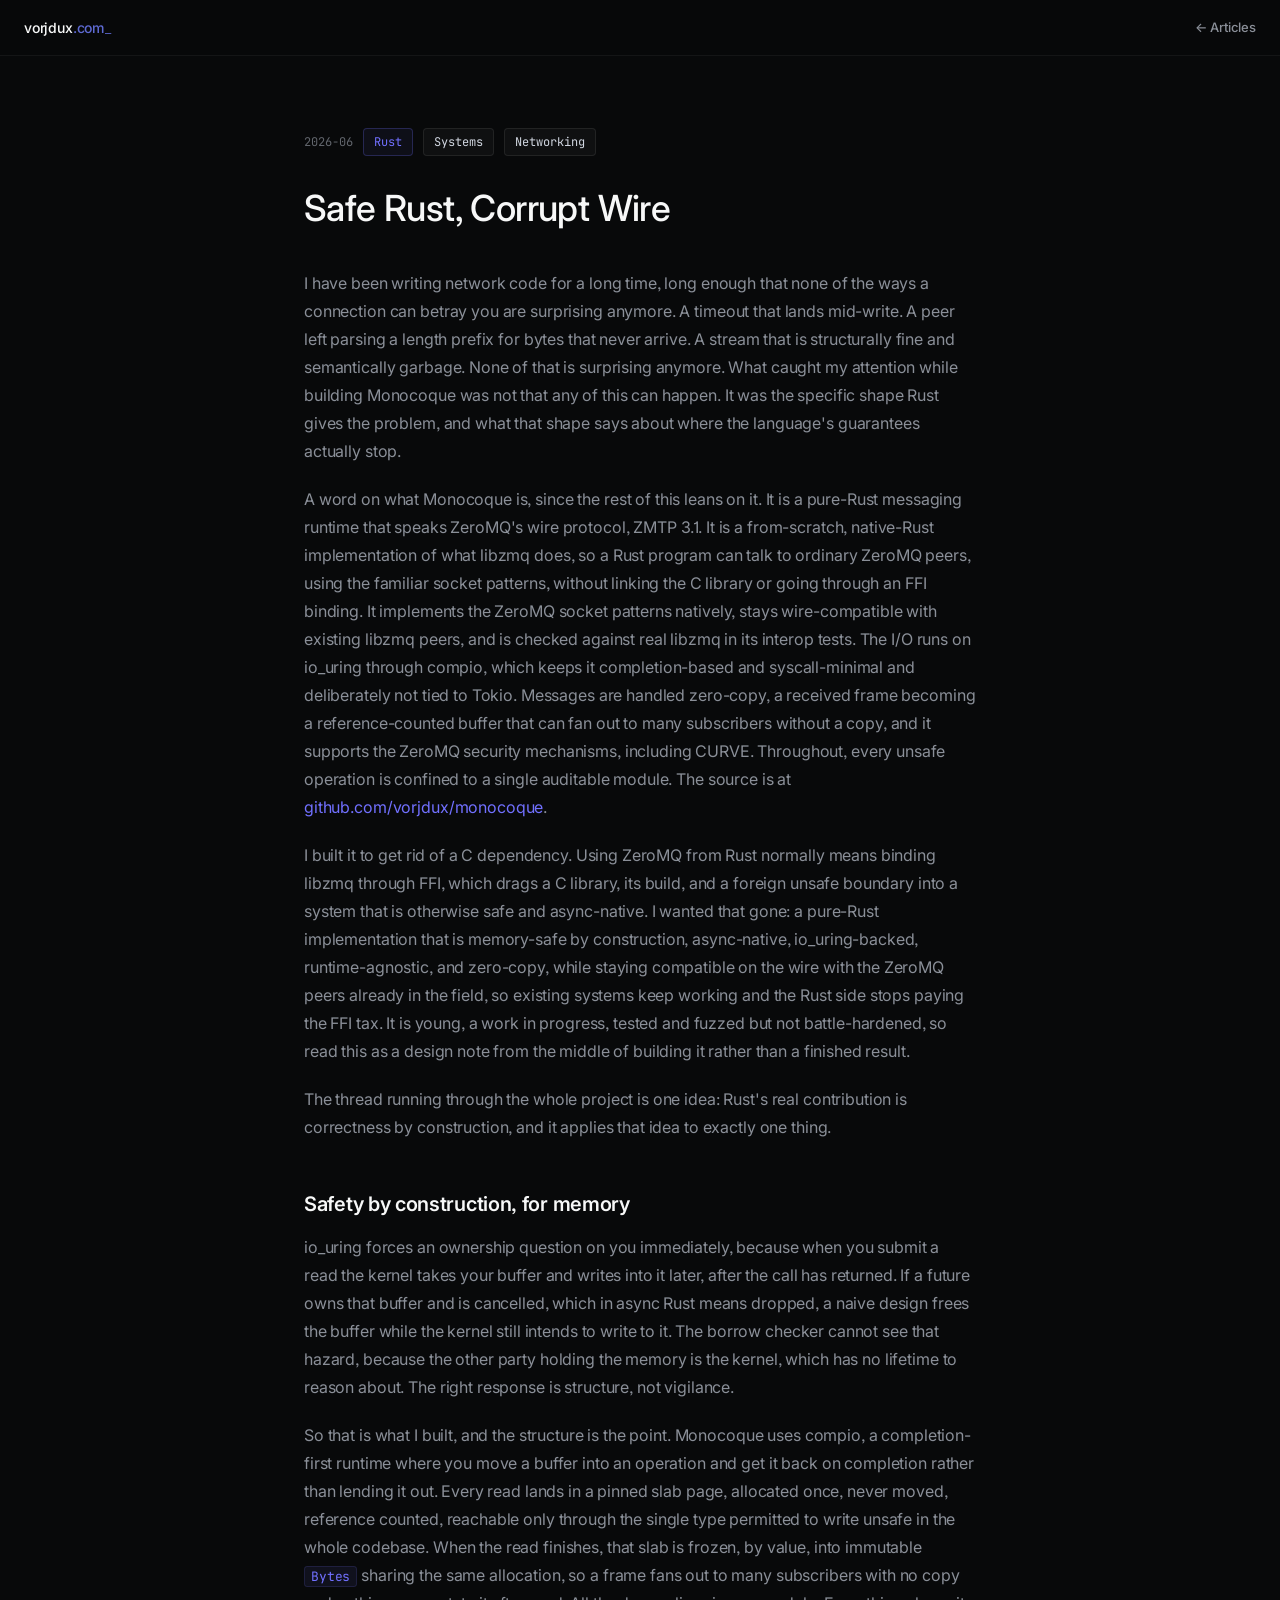
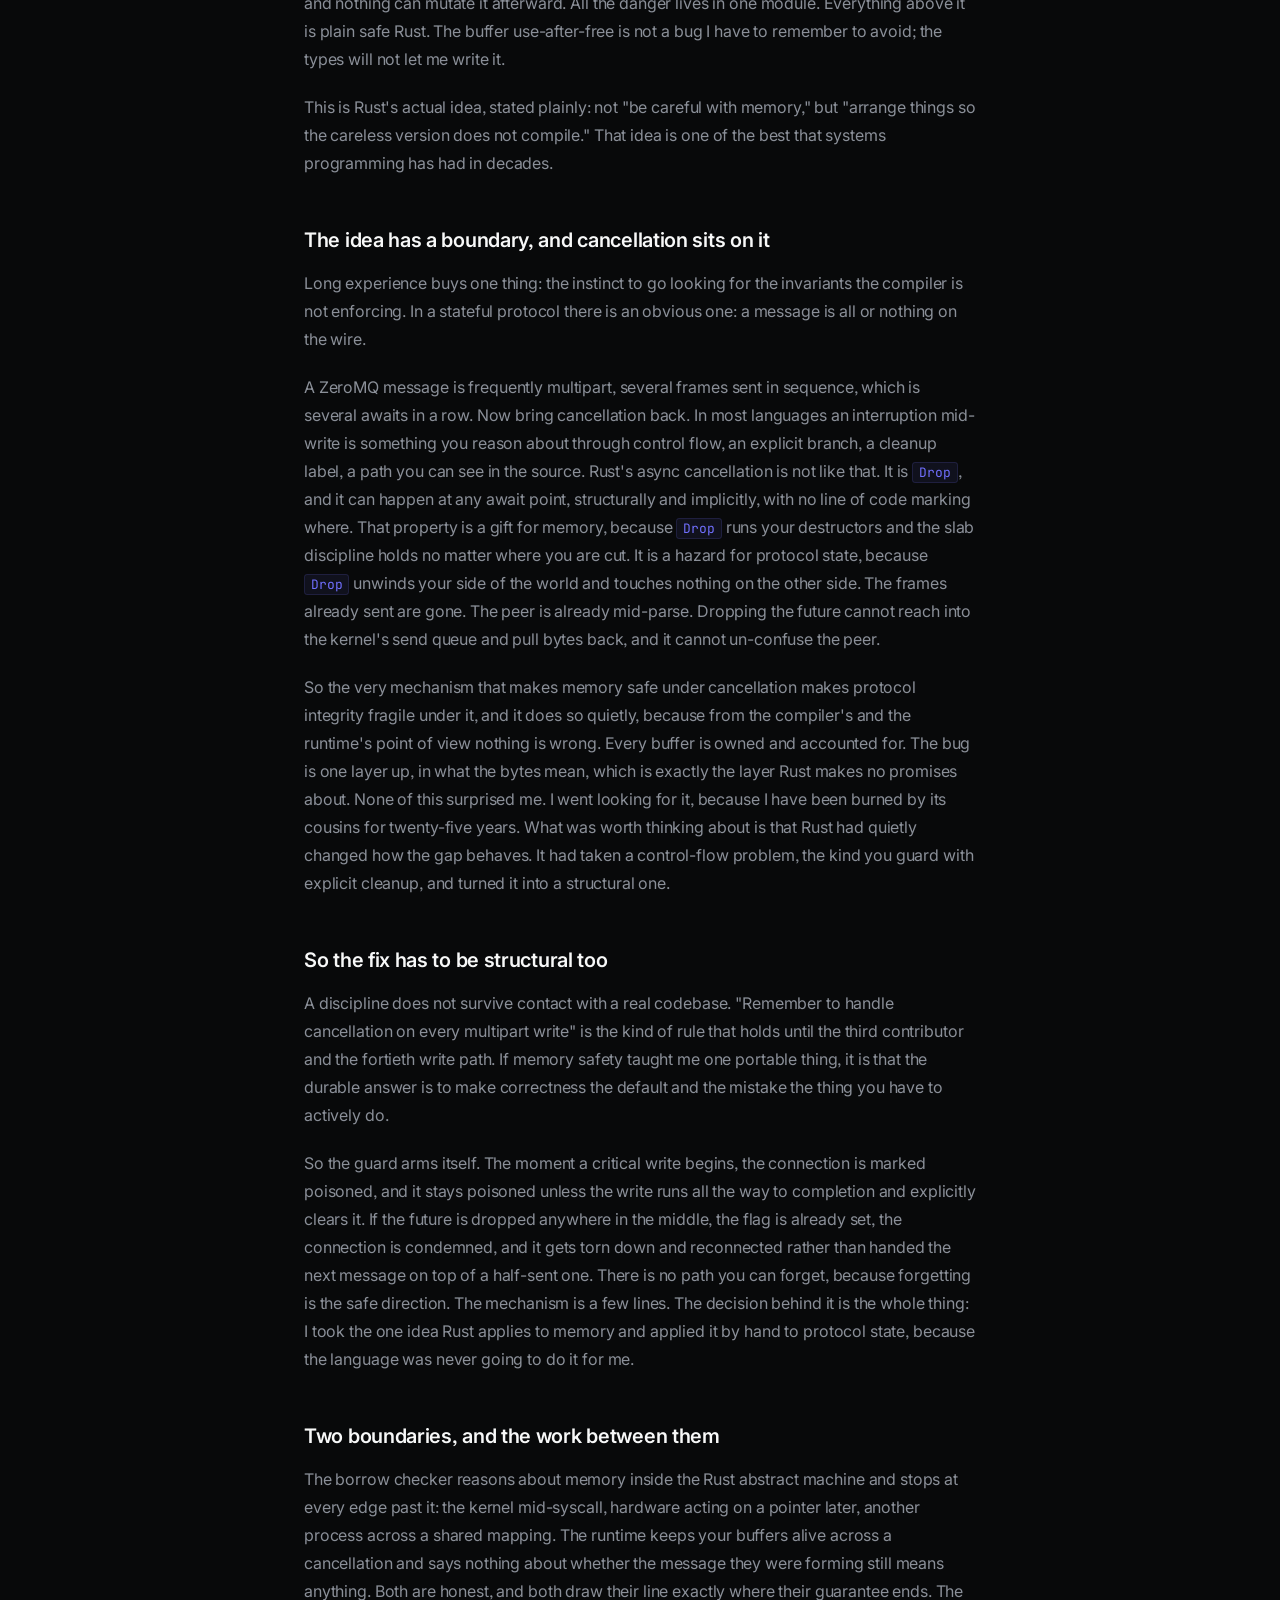
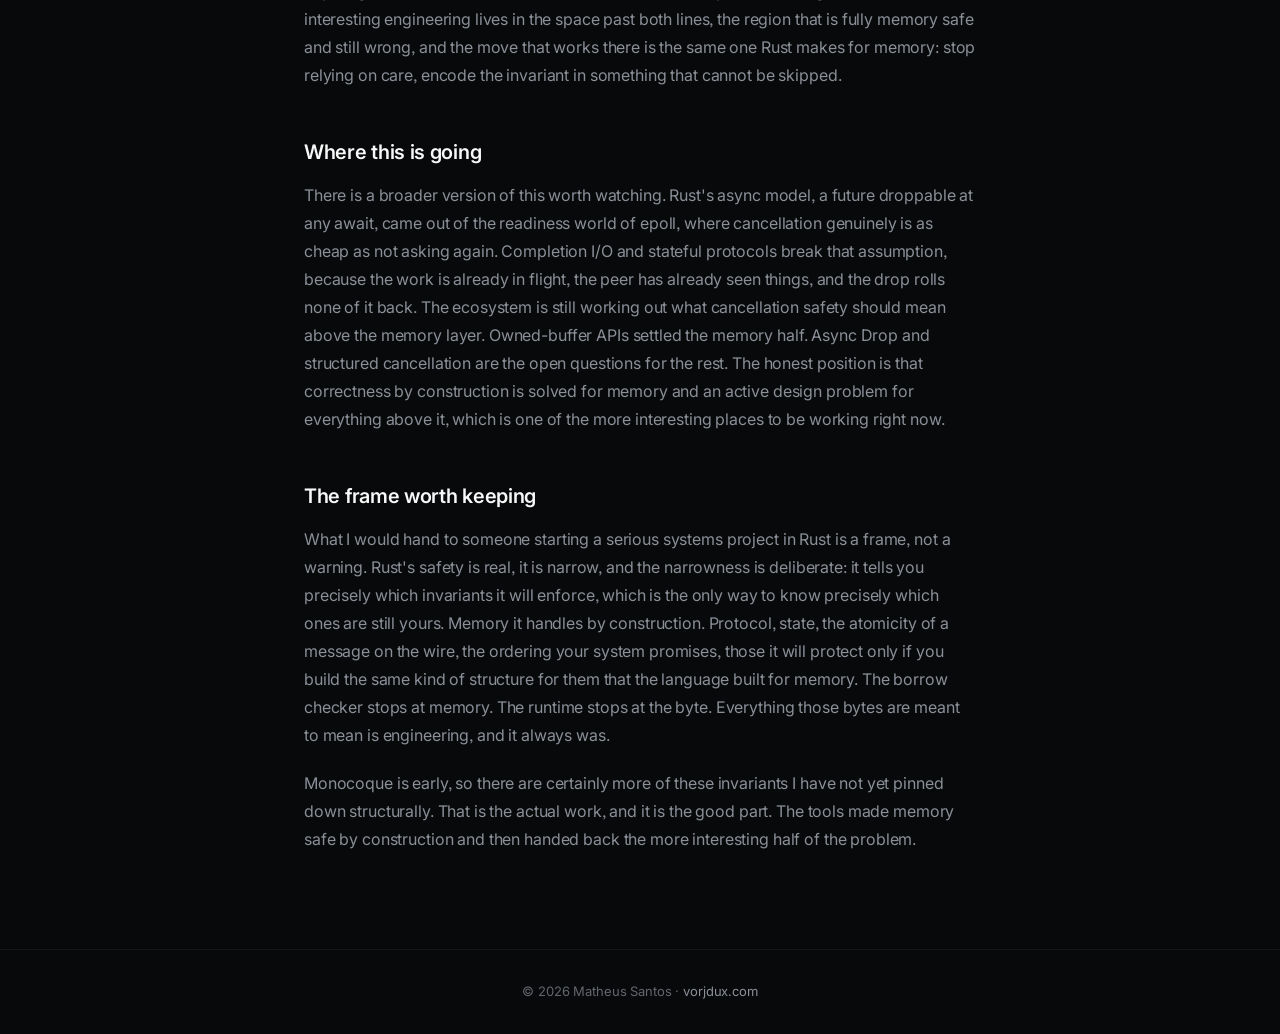
<file: articles/safe-rust-corrupt-wire.html>
<!DOCTYPE html>
<html lang="en">
<head>
  <meta charset="UTF-8">
  <meta name="viewport" content="width=device-width, initial-scale=1.0">
  <title>Safe Rust, Corrupt Wire | Matheus Santos</title>
  <meta name="description" content="Rust gives you memory safety by construction and stops there. Building Monocoque, a pure-Rust ZeroMQ runtime over io_uring, made that boundary concrete: async cancellation is Drop, which cleans up your buffers and leaves your peer mid-parse.">
  <meta name="author" content="Matheus Santos">
  <link rel="canonical" href="https://vorjdux.com/articles/safe-rust-corrupt-wire.html">

  <meta property="og:type" content="article">
  <meta property="og:url" content="https://vorjdux.com/articles/safe-rust-corrupt-wire.html">
  <meta property="og:title" content="Safe Rust, Corrupt Wire">
  <meta property="og:description" content="Rust gives you memory safety by construction and stops there. Building Monocoque, a pure-Rust ZeroMQ runtime over io_uring, made that boundary concrete: async cancellation is Drop, which cleans up your buffers and leaves your peer mid-parse.">
  <meta property="og:image" content="https://vorjdux.com/img/matheus.jpg">
  <meta property="article:published_time" content="2026-06-17">
  <meta property="article:author" content="Matheus Santos">
  <meta property="article:tag" content="Rust">
  <meta property="article:tag" content="Systems">
  <meta property="article:tag" content="Networking">

  <meta name="twitter:card" content="summary">
  <meta name="twitter:title" content="Safe Rust, Corrupt Wire">
  <meta name="twitter:description" content="Rust gives you memory safety by construction and stops there. Building Monocoque made that boundary concrete: async cancellation cleans up your buffers and leaves your peer mid-parse.">
  <meta name="twitter:image" content="https://vorjdux.com/img/matheus.jpg">

  <script type="application/ld+json">
  {
    "@context": "https://schema.org",
    "@type": "Article",
    "headline": "Safe Rust, Corrupt Wire",
    "description": "Rust gives you memory safety by construction and stops there. Building Monocoque, a pure-Rust ZeroMQ runtime over io_uring, made that boundary concrete: async cancellation is Drop, which cleans up your buffers and leaves your peer mid-parse.",
    "datePublished": "2026-06-17",
    "author": {
      "@type": "Person",
      "name": "Matheus Santos",
      "url": "https://vorjdux.com"
    },
    "publisher": {
      "@type": "Person",
      "name": "Matheus Santos",
      "url": "https://vorjdux.com"
    },
    "url": "https://vorjdux.com/articles/safe-rust-corrupt-wire.html",
    "keywords": ["Rust", "ZeroMQ", "ZMTP", "io_uring", "async cancellation", "protocol safety", "Monocoque", "systems programming"]
  }
  </script>

  <link href="https://fonts.googleapis.com/css2?family=Inter:wght@300;400;500;600&family=JetBrains+Mono:wght@400;500&display=swap" rel="stylesheet">
  <link rel="stylesheet" href="../css/site.css">
  <link rel="stylesheet" href="../css/article.css">
</head>
<body>

  <nav>
    <a href="../" class="nav-logo">vorjdux<span class="nav-logo-tld">.com</span><span class="nav-logo-cursor">_</span></a>
    <a href="../#articles" class="nav-back">← Articles</a>
  </nav>

  <div class="article-wrap">
    <div class="article-meta">
      <span class="article-date">2026-06</span>
      <span class="tag accent">Rust</span>
      <span class="tag">Systems</span>
      <span class="tag">Networking</span>
    </div>

    <h1>Safe Rust, Corrupt Wire</h1>

    <div class="article-body">

      <p>I have been writing network code for a long time, long enough that none of the ways a connection can betray you are surprising anymore. A timeout that lands mid-write. A peer left parsing a length prefix for bytes that never arrive. A stream that is structurally fine and semantically garbage. None of that is surprising anymore. What caught my attention while building Monocoque was not that any of this can happen. It was the specific shape Rust gives the problem, and what that shape says about where the language's guarantees actually stop.</p>

      <p>A word on what Monocoque is, since the rest of this leans on it. It is a pure-Rust messaging runtime that speaks ZeroMQ's wire protocol, ZMTP 3.1. It is a from-scratch, native-Rust implementation of what libzmq does, so a Rust program can talk to ordinary ZeroMQ peers, using the familiar socket patterns, without linking the C library or going through an FFI binding. It implements the ZeroMQ socket patterns natively, stays wire-compatible with existing libzmq peers, and is checked against real libzmq in its interop tests. The I/O runs on io_uring through compio, which keeps it completion-based and syscall-minimal and deliberately not tied to Tokio. Messages are handled zero-copy, a received frame becoming a reference-counted buffer that can fan out to many subscribers without a copy, and it supports the ZeroMQ security mechanisms, including CURVE. Throughout, every unsafe operation is confined to a single auditable module. The source is at <a href="https://github.com/vorjdux/monocoque" target="_blank" rel="noopener">github.com/vorjdux/monocoque</a>.</p>

      <p>I built it to get rid of a C dependency. Using ZeroMQ from Rust normally means binding libzmq through FFI, which drags a C library, its build, and a foreign unsafe boundary into a system that is otherwise safe and async-native. I wanted that gone: a pure-Rust implementation that is memory-safe by construction, async-native, io_uring-backed, runtime-agnostic, and zero-copy, while staying compatible on the wire with the ZeroMQ peers already in the field, so existing systems keep working and the Rust side stops paying the FFI tax. It is young, a work in progress, tested and fuzzed but not battle-hardened, so read this as a design note from the middle of building it rather than a finished result.</p>

      <p>The thread running through the whole project is one idea: Rust's real contribution is correctness by construction, and it applies that idea to exactly one thing.</p>

      <h2>Safety by construction, for memory</h2>

      <p>io_uring forces an ownership question on you immediately, because when you submit a read the kernel takes your buffer and writes into it later, after the call has returned. If a future owns that buffer and is cancelled, which in async Rust means dropped, a naive design frees the buffer while the kernel still intends to write to it. The borrow checker cannot see that hazard, because the other party holding the memory is the kernel, which has no lifetime to reason about. The right response is structure, not vigilance.</p>

      <p>So that is what I built, and the structure is the point. Monocoque uses compio, a completion-first runtime where you move a buffer into an operation and get it back on completion rather than lending it out. Every read lands in a pinned slab page, allocated once, never moved, reference counted, reachable only through the single type permitted to write unsafe in the whole codebase. When the read finishes, that slab is frozen, by value, into immutable <code>Bytes</code> sharing the same allocation, so a frame fans out to many subscribers with no copy and nothing can mutate it afterward. All the danger lives in one module. Everything above it is plain safe Rust. The buffer use-after-free is not a bug I have to remember to avoid; the types will not let me write it.</p>

      <p>This is Rust's actual idea, stated plainly: not "be careful with memory," but "arrange things so the careless version does not compile." That idea is one of the best that systems programming has had in decades.</p>

      <h2>The idea has a boundary, and cancellation sits on it</h2>

      <p>Long experience buys one thing: the instinct to go looking for the invariants the compiler is not enforcing. In a stateful protocol there is an obvious one: a message is all or nothing on the wire.</p>

      <p>A ZeroMQ message is frequently multipart, several frames sent in sequence, which is several awaits in a row. Now bring cancellation back. In most languages an interruption mid-write is something you reason about through control flow, an explicit branch, a cleanup label, a path you can see in the source. Rust's async cancellation is not like that. It is <code>Drop</code>, and it can happen at any await point, structurally and implicitly, with no line of code marking where. That property is a gift for memory, because <code>Drop</code> runs your destructors and the slab discipline holds no matter where you are cut. It is a hazard for protocol state, because <code>Drop</code> unwinds your side of the world and touches nothing on the other side. The frames already sent are gone. The peer is already mid-parse. Dropping the future cannot reach into the kernel's send queue and pull bytes back, and it cannot un-confuse the peer.</p>

      <p>So the very mechanism that makes memory safe under cancellation makes protocol integrity fragile under it, and it does so quietly, because from the compiler's and the runtime's point of view nothing is wrong. Every buffer is owned and accounted for. The bug is one layer up, in what the bytes mean, which is exactly the layer Rust makes no promises about. None of this surprised me. I went looking for it, because I have been burned by its cousins for twenty-five years. What was worth thinking about is that Rust had quietly changed how the gap behaves. It had taken a control-flow problem, the kind you guard with explicit cleanup, and turned it into a structural one.</p>

      <h2>So the fix has to be structural too</h2>

      <p>A discipline does not survive contact with a real codebase. "Remember to handle cancellation on every multipart write" is the kind of rule that holds until the third contributor and the fortieth write path. If memory safety taught me one portable thing, it is that the durable answer is to make correctness the default and the mistake the thing you have to actively do.</p>

      <p>So the guard arms itself. The moment a critical write begins, the connection is marked poisoned, and it stays poisoned unless the write runs all the way to completion and explicitly clears it. If the future is dropped anywhere in the middle, the flag is already set, the connection is condemned, and it gets torn down and reconnected rather than handed the next message on top of a half-sent one. There is no path you can forget, because forgetting is the safe direction. The mechanism is a few lines. The decision behind it is the whole thing: I took the one idea Rust applies to memory and applied it by hand to protocol state, because the language was never going to do it for me.</p>

      <h2>Two boundaries, and the work between them</h2>

      <p>The borrow checker reasons about memory inside the Rust abstract machine and stops at every edge past it: the kernel mid-syscall, hardware acting on a pointer later, another process across a shared mapping. The runtime keeps your buffers alive across a cancellation and says nothing about whether the message they were forming still means anything. Both are honest, and both draw their line exactly where their guarantee ends. The interesting engineering lives in the space past both lines, the region that is fully memory safe and still wrong, and the move that works there is the same one Rust makes for memory: stop relying on care, encode the invariant in something that cannot be skipped.</p>

      <h2>Where this is going</h2>

      <p>There is a broader version of this worth watching. Rust's async model, a future droppable at any await, came out of the readiness world of epoll, where cancellation genuinely is as cheap as not asking again. Completion I/O and stateful protocols break that assumption, because the work is already in flight, the peer has already seen things, and the drop rolls none of it back. The ecosystem is still working out what cancellation safety should mean above the memory layer. Owned-buffer APIs settled the memory half. Async Drop and structured cancellation are the open questions for the rest. The honest position is that correctness by construction is solved for memory and an active design problem for everything above it, which is one of the more interesting places to be working right now.</p>

      <h2>The frame worth keeping</h2>

      <p>What I would hand to someone starting a serious systems project in Rust is a frame, not a warning. Rust's safety is real, it is narrow, and the narrowness is deliberate: it tells you precisely which invariants it will enforce, which is the only way to know precisely which ones are still yours. Memory it handles by construction. Protocol, state, the atomicity of a message on the wire, the ordering your system promises, those it will protect only if you build the same kind of structure for them that the language built for memory. The borrow checker stops at memory. The runtime stops at the byte. Everything those bytes are meant to mean is engineering, and it always was.</p>

      <p>Monocoque is early, so there are certainly more of these invariants I have not yet pinned down structurally. That is the actual work, and it is the good part. The tools made memory safe by construction and then handed back the more interesting half of the problem.</p>

    </div>
  </div>

  <footer>
    <p>© 2026 Matheus Santos · <a href="../">vorjdux.com</a></p>
  </footer>

</body>
</html>
</file>
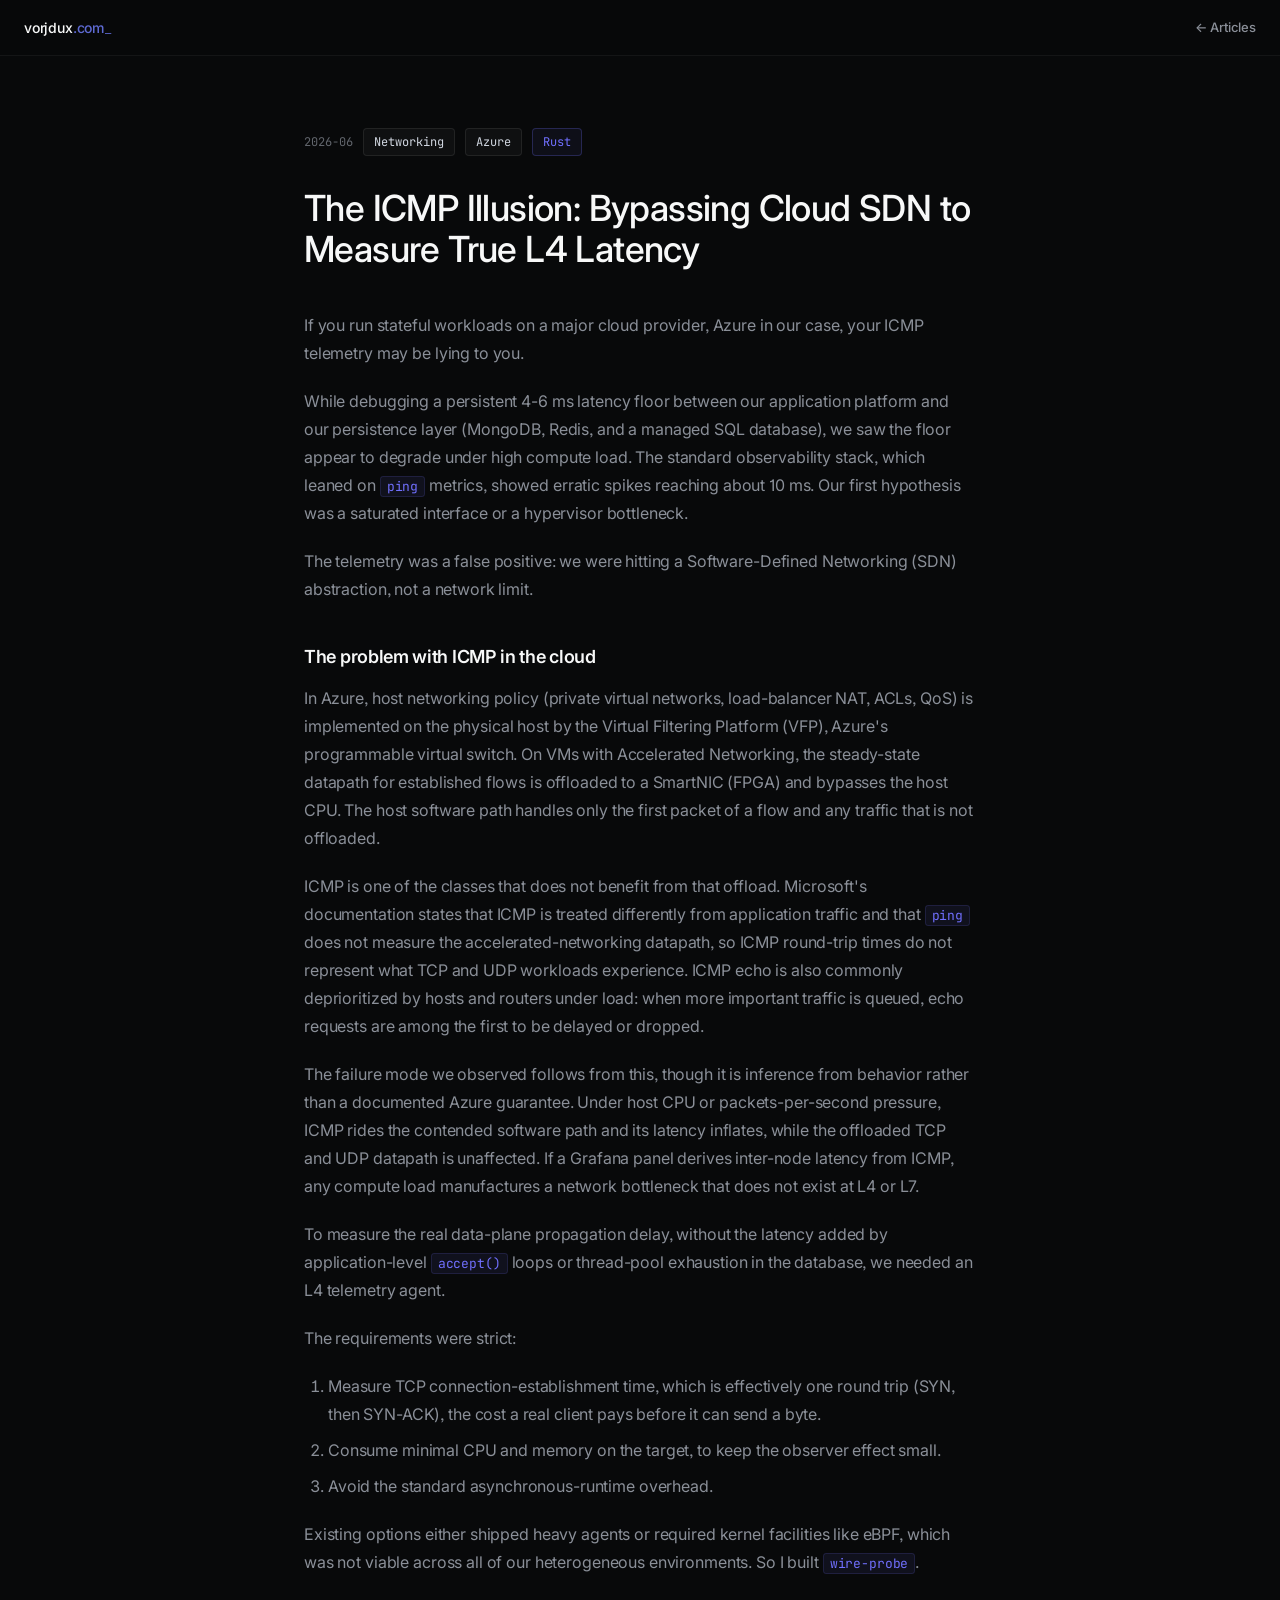
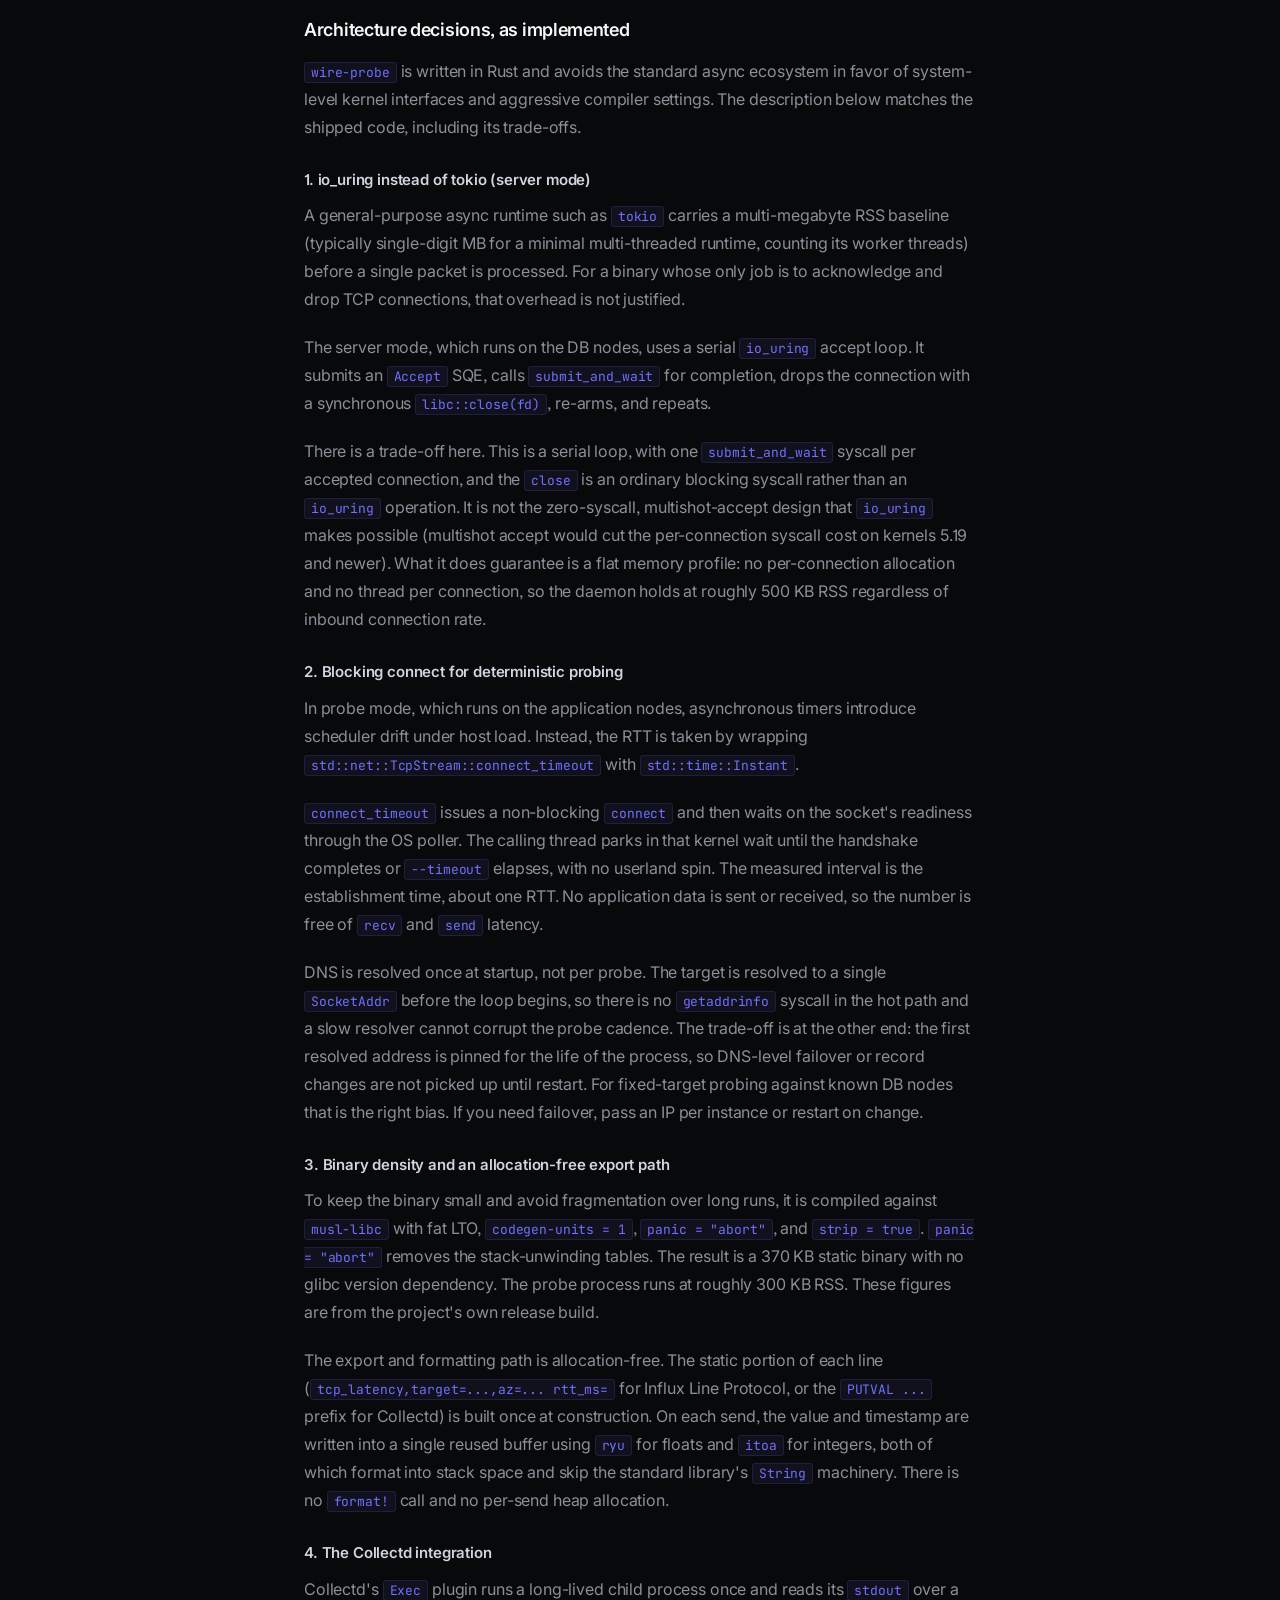
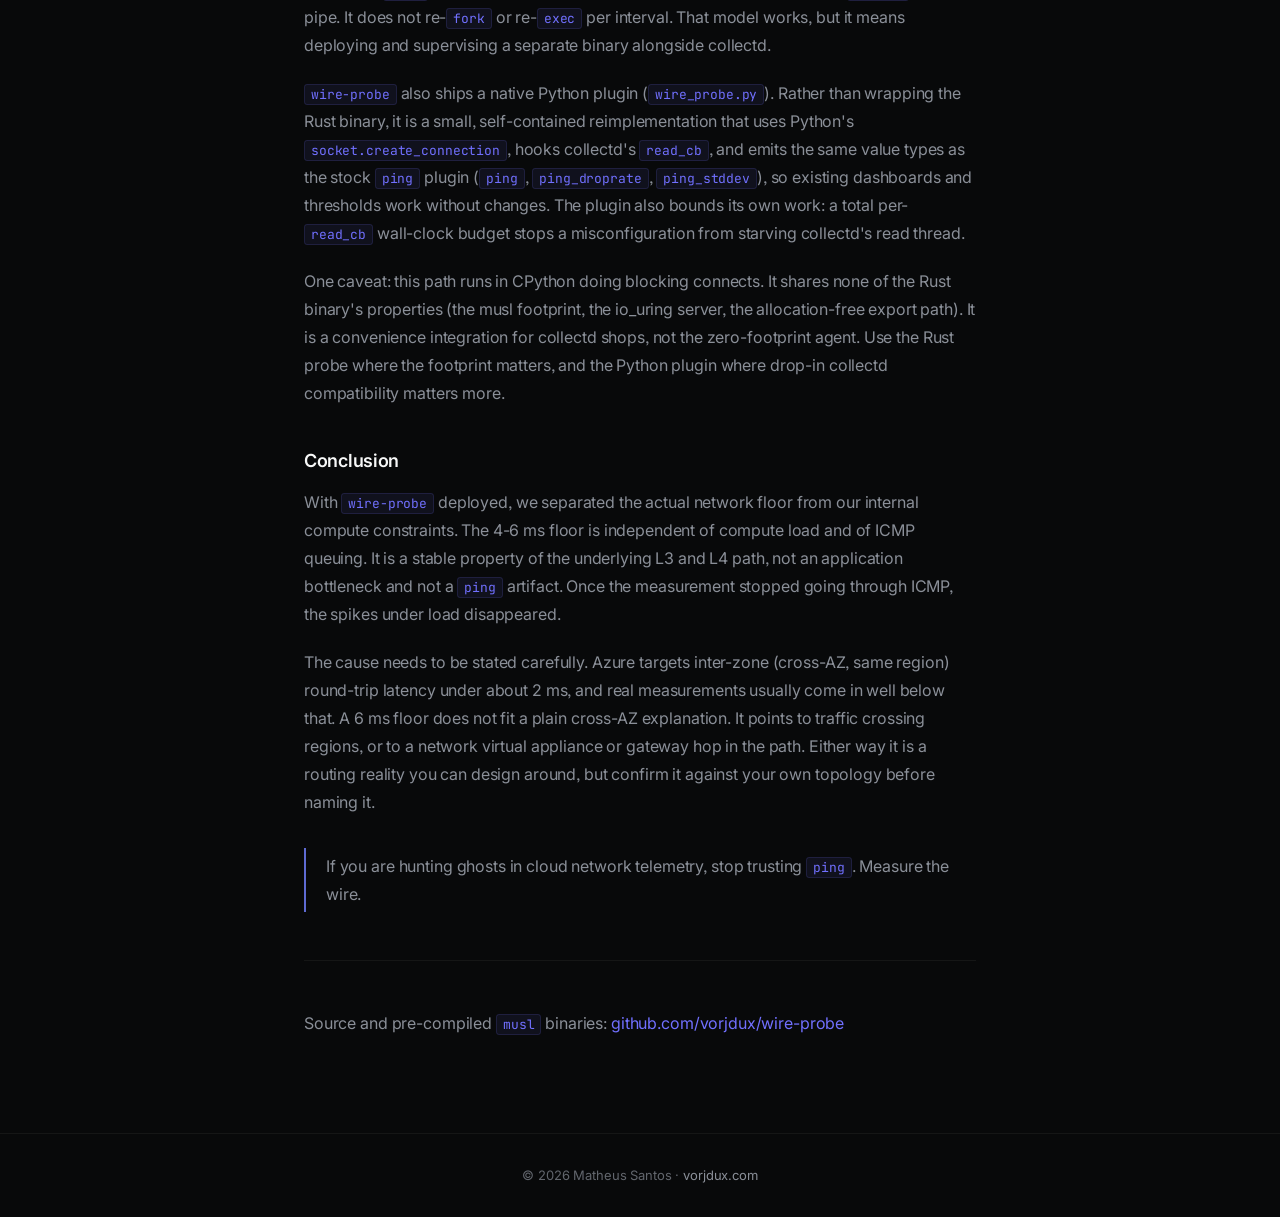
<file: articles/the-icmp-illusion.html>
<!DOCTYPE html>
<html lang="en">
<head>
  <meta charset="UTF-8">
  <meta name="viewport" content="width=device-width, initial-scale=1.0">
  <title>The ICMP Illusion: Bypassing Cloud SDN to Measure True L4 Latency | Matheus Santos</title>
  <meta name="description" content="If you run stateful workloads on Azure, your ICMP telemetry may be lying to you. How we diagnosed a persistent 4-6 ms latency floor and built wire-probe to measure true Layer 4 handshake latency, bypassing cloud SDN abstractions.">
  <meta name="author" content="Matheus Santos">
  <link rel="canonical" href="https://vorjdux.com/articles/the-icmp-illusion.html">

  <meta property="og:type" content="article">
  <meta property="og:url" content="https://vorjdux.com/articles/the-icmp-illusion.html">
  <meta property="og:title" content="The ICMP Illusion: Bypassing Cloud SDN to Measure True L4 Latency">
  <meta property="og:description" content="If you run stateful workloads on Azure, your ICMP telemetry may be lying to you. How we diagnosed a persistent 4-6 ms latency floor and built wire-probe to measure true L4 latency.">
  <meta property="og:image" content="https://vorjdux.com/img/matheus.jpg">
  <meta property="article:published_time" content="2026-06-01">
  <meta property="article:author" content="Matheus Santos">
  <meta property="article:tag" content="Networking">
  <meta property="article:tag" content="Azure">
  <meta property="article:tag" content="Rust">

  <meta name="twitter:card" content="summary">
  <meta name="twitter:title" content="The ICMP Illusion: Bypassing Cloud SDN to Measure True L4 Latency">
  <meta name="twitter:description" content="If you run stateful workloads on Azure, your ICMP telemetry may be lying to you. How to measure true L4 latency, bypassing SDN abstractions.">
  <meta name="twitter:image" content="https://vorjdux.com/img/matheus.jpg">

  <script type="application/ld+json">
  {
    "@context": "https://schema.org",
    "@type": "Article",
    "headline": "The ICMP Illusion: Bypassing Cloud SDN to Measure True L4 Latency",
    "description": "If you run stateful workloads on Azure, your ICMP telemetry may be lying to you. How we diagnosed a persistent 4-6 ms latency floor and built wire-probe to measure true Layer 4 latency.",
    "datePublished": "2026-06-01",
    "author": {
      "@type": "Person",
      "name": "Matheus Santos",
      "url": "https://vorjdux.com"
    },
    "publisher": {
      "@type": "Person",
      "name": "Matheus Santos",
      "url": "https://vorjdux.com"
    },
    "url": "https://vorjdux.com/articles/the-icmp-illusion.html",
    "keywords": ["ICMP", "Azure", "SDN", "TCP latency", "io_uring", "Rust", "networking", "cloud networking", "wire-probe"]
  }
  </script>

  <link href="https://fonts.googleapis.com/css2?family=Inter:wght@300;400;500;600&family=JetBrains+Mono:wght@400;500&display=swap" rel="stylesheet">
  <link rel="stylesheet" href="../css/site.css">
  <link rel="stylesheet" href="../css/article.css">
</head>
<body>

  <nav>
    <a href="../" class="nav-logo">vorjdux<span class="nav-logo-tld">.com</span><span class="nav-logo-cursor">_</span></a>
    <a href="../#articles" class="nav-back">← Articles</a>
  </nav>

  <div class="article-wrap">
    <div class="article-meta">
      <span class="article-date">2026-06</span>
      <span class="tag">Networking</span>
      <span class="tag">Azure</span>
      <span class="tag accent">Rust</span>
    </div>

    <h1>The ICMP Illusion: Bypassing Cloud SDN to Measure True L4 Latency</h1>

    <div class="article-body">

      <p>If you run stateful workloads on a major cloud provider, Azure in our case, your ICMP telemetry may be lying to you.</p>

      <p>While debugging a persistent 4-6 ms latency floor between our application platform and our persistence layer (MongoDB, Redis, and a managed SQL database), we saw the floor appear to degrade under high compute load. The standard observability stack, which leaned on <code>ping</code> metrics, showed erratic spikes reaching about 10 ms. Our first hypothesis was a saturated interface or a hypervisor bottleneck.</p>

      <p>The telemetry was a false positive: we were hitting a Software-Defined Networking (SDN) abstraction, not a network limit.</p>

      <h3>The problem with ICMP in the cloud</h3>

      <p>In Azure, host networking policy (private virtual networks, load-balancer NAT, ACLs, QoS) is implemented on the physical host by the Virtual Filtering Platform (VFP), Azure's programmable virtual switch. On VMs with Accelerated Networking, the steady-state datapath for established flows is offloaded to a SmartNIC (FPGA) and bypasses the host CPU. The host software path handles only the first packet of a flow and any traffic that is not offloaded.</p>

      <p>ICMP is one of the classes that does not benefit from that offload. Microsoft's documentation states that ICMP is treated differently from application traffic and that <code>ping</code> does not measure the accelerated-networking datapath, so ICMP round-trip times do not represent what TCP and UDP workloads experience. ICMP echo is also commonly deprioritized by hosts and routers under load: when more important traffic is queued, echo requests are among the first to be delayed or dropped.</p>

      <p>The failure mode we observed follows from this, though it is inference from behavior rather than a documented Azure guarantee. Under host CPU or packets-per-second pressure, ICMP rides the contended software path and its latency inflates, while the offloaded TCP and UDP datapath is unaffected. If a Grafana panel derives inter-node latency from ICMP, any compute load manufactures a network bottleneck that does not exist at L4 or L7.</p>

      <p>To measure the real data-plane propagation delay, without the latency added by application-level <code>accept()</code> loops or thread-pool exhaustion in the database, we needed an L4 telemetry agent.</p>

      <p>The requirements were strict:</p>

      <ol>
        <li>Measure TCP connection-establishment time, which is effectively one round trip (SYN, then SYN-ACK), the cost a real client pays before it can send a byte.</li>
        <li>Consume minimal CPU and memory on the target, to keep the observer effect small.</li>
        <li>Avoid the standard asynchronous-runtime overhead.</li>
      </ol>

      <p>Existing options either shipped heavy agents or required kernel facilities like eBPF, which was not viable across all of our heterogeneous environments. So I built <code>wire-probe</code>.</p>

      <h3>Architecture decisions, as implemented</h3>

      <p><code>wire-probe</code> is written in Rust and avoids the standard async ecosystem in favor of system-level kernel interfaces and aggressive compiler settings. The description below matches the shipped code, including its trade-offs.</p>

      <h4>1. io_uring instead of tokio (server mode)</h4>

      <p>A general-purpose async runtime such as <code>tokio</code> carries a multi-megabyte RSS baseline (typically single-digit MB for a minimal multi-threaded runtime, counting its worker threads) before a single packet is processed. For a binary whose only job is to acknowledge and drop TCP connections, that overhead is not justified.</p>

      <p>The server mode, which runs on the DB nodes, uses a serial <code>io_uring</code> accept loop. It submits an <code>Accept</code> SQE, calls <code>submit_and_wait</code> for completion, drops the connection with a synchronous <code>libc::close(fd)</code>, re-arms, and repeats.</p>

      <p>There is a trade-off here. This is a serial loop, with one <code>submit_and_wait</code> syscall per accepted connection, and the <code>close</code> is an ordinary blocking syscall rather than an <code>io_uring</code> operation. It is not the zero-syscall, multishot-accept design that <code>io_uring</code> makes possible (multishot accept would cut the per-connection syscall cost on kernels 5.19 and newer). What it does guarantee is a flat memory profile: no per-connection allocation and no thread per connection, so the daemon holds at roughly 500 KB RSS regardless of inbound connection rate.</p>

      <h4>2. Blocking connect for deterministic probing</h4>

      <p>In probe mode, which runs on the application nodes, asynchronous timers introduce scheduler drift under host load. Instead, the RTT is taken by wrapping <code>std::net::TcpStream::connect_timeout</code> with <code>std::time::Instant</code>.</p>

      <p><code>connect_timeout</code> issues a non-blocking <code>connect</code> and then waits on the socket's readiness through the OS poller. The calling thread parks in that kernel wait until the handshake completes or <code>--timeout</code> elapses, with no userland spin. The measured interval is the establishment time, about one RTT. No application data is sent or received, so the number is free of <code>recv</code> and <code>send</code> latency.</p>

      <p>DNS is resolved once at startup, not per probe. The target is resolved to a single <code>SocketAddr</code> before the loop begins, so there is no <code>getaddrinfo</code> syscall in the hot path and a slow resolver cannot corrupt the probe cadence. The trade-off is at the other end: the first resolved address is pinned for the life of the process, so DNS-level failover or record changes are not picked up until restart. For fixed-target probing against known DB nodes that is the right bias. If you need failover, pass an IP per instance or restart on change.</p>

      <h4>3. Binary density and an allocation-free export path</h4>

      <p>To keep the binary small and avoid fragmentation over long runs, it is compiled against <code>musl-libc</code> with fat LTO, <code>codegen-units = 1</code>, <code>panic = "abort"</code>, and <code>strip = true</code>. <code>panic = "abort"</code> removes the stack-unwinding tables. The result is a 370 KB static binary with no glibc version dependency. The probe process runs at roughly 300 KB RSS. These figures are from the project's own release build.</p>

      <p>The export and formatting path is allocation-free. The static portion of each line (<code>tcp_latency,target=...,az=... rtt_ms=</code> for Influx Line Protocol, or the <code>PUTVAL ...</code> prefix for Collectd) is built once at construction. On each send, the value and timestamp are written into a single reused buffer using <code>ryu</code> for floats and <code>itoa</code> for integers, both of which format into stack space and skip the standard library's <code>String</code> machinery. There is no <code>format!</code> call and no per-send heap allocation.</p>

      <h4>4. The Collectd integration</h4>

      <p>Collectd's <code>Exec</code> plugin runs a long-lived child process once and reads its <code>stdout</code> over a pipe. It does not re-<code>fork</code> or re-<code>exec</code> per interval. That model works, but it means deploying and supervising a separate binary alongside collectd.</p>

      <p><code>wire-probe</code> also ships a native Python plugin (<code>wire_probe.py</code>). Rather than wrapping the Rust binary, it is a small, self-contained reimplementation that uses Python's <code>socket.create_connection</code>, hooks collectd's <code>read_cb</code>, and emits the same value types as the stock <code>ping</code> plugin (<code>ping</code>, <code>ping_droprate</code>, <code>ping_stddev</code>), so existing dashboards and thresholds work without changes. The plugin also bounds its own work: a total per-<code>read_cb</code> wall-clock budget stops a misconfiguration from starving collectd's read thread.</p>

      <p>One caveat: this path runs in CPython doing blocking connects. It shares none of the Rust binary's properties (the musl footprint, the io_uring server, the allocation-free export path). It is a convenience integration for collectd shops, not the zero-footprint agent. Use the Rust probe where the footprint matters, and the Python plugin where drop-in collectd compatibility matters more.</p>

      <h3>Conclusion</h3>

      <p>With <code>wire-probe</code> deployed, we separated the actual network floor from our internal compute constraints. The 4-6 ms floor is independent of compute load and of ICMP queuing. It is a stable property of the underlying L3 and L4 path, not an application bottleneck and not a <code>ping</code> artifact. Once the measurement stopped going through ICMP, the spikes under load disappeared.</p>

      <p>The cause needs to be stated carefully. Azure targets inter-zone (cross-AZ, same region) round-trip latency under about 2 ms, and real measurements usually come in well below that. A 6 ms floor does not fit a plain cross-AZ explanation. It points to traffic crossing regions, or to a network virtual appliance or gateway hop in the path. Either way it is a routing reality you can design around, but confirm it against your own topology before naming it.</p>

      <div class="quote-block">
        <p>If you are hunting ghosts in cloud network telemetry, stop trusting <code>ping</code>. Measure the wire.</p>
      </div>

      <div class="divider"></div>

      <p>Source and pre-compiled <code>musl</code> binaries: <a href="https://github.com/vorjdux/wire-probe" target="_blank" rel="noopener">github.com/vorjdux/wire-probe</a></p>

    </div>
  </div>

  <footer>
    <p>© 2026 Matheus Santos · <a href="../">vorjdux.com</a></p>
  </footer>

</body>
</html>
</file>
<file: css/site.css>
*, *::before, *::after { box-sizing: border-box; margin: 0; padding: 0; }

:root {
  --bg:        #08090a;
  --bg-panel:  #0f1011;
  --bg-surface:#191a1b;
  --bg-hover:  #28282c;
  --text-1:    #f7f8f8;
  --text-2:    #d0d6e0;
  --text-3:    #8a8f98;
  --text-4:    #62666d;
  --accent:    #5e6ad2;
  --accent-2:  #7170ff;
  --accent-3:  #828fff;
  --border:    rgba(255,255,255,0.08);
  --border-s:  rgba(255,255,255,0.05);
  --green:     #10b981;
}

html { scroll-behavior: smooth; }

body {
  background: var(--bg);
  color: var(--text-2);
  font-family: 'Inter', system-ui, -apple-system, sans-serif;
  font-feature-settings: 'cv01', 'ss03';
  font-size: 16px;
  line-height: 1.5;
  -webkit-font-smoothing: antialiased;
}

/* NAV */
@keyframes blink { 0%,100%{opacity:1} 50%{opacity:0} }

nav {
  position: sticky;
  top: 0;
  z-index: 100;
  background: rgba(8,9,10,0.85);
  backdrop-filter: blur(12px);
  border-bottom: 1px solid var(--border-s);
  padding: 0 24px;
  height: 56px;
  display: flex;
  align-items: center;
  justify-content: space-between;
}

.nav-logo {
  font-size: 14px;
  font-weight: 510;
  color: var(--text-1);
  letter-spacing: -0.182px;
  text-decoration: none;
}

.nav-logo-tld { color: var(--accent); }

.nav-logo-cursor {
  color: var(--accent);
  animation: blink 1.1s step-end infinite;
  margin-left: 1px;
  font-weight: 300;
}

.nav-links {
  display: flex;
  gap: 28px;
  list-style: none;
}

.nav-links a {
  font-size: 13px;
  font-weight: 510;
  color: var(--text-3);
  text-decoration: none;
  letter-spacing: -0.13px;
  transition: color 0.15s;
}

.nav-links a:hover { color: var(--text-1); }

.nav-cta {
  font-size: 13px;
  font-weight: 510;
  color: var(--text-1);
  background: var(--accent);
  border: none;
  border-radius: 6px;
  padding: 6px 14px;
  cursor: pointer;
  text-decoration: none;
  transition: background 0.15s;
}

.nav-cta:hover { background: var(--accent-3); }

.nav-back {
  font-size: 13px;
  font-weight: 510;
  color: var(--text-3);
  text-decoration: none;
  letter-spacing: -0.13px;
  transition: color 0.15s;
}

.nav-back:hover { color: var(--text-1); }

/* TAGS */
.tags {
  display: flex;
  flex-wrap: wrap;
  gap: 8px;
}

.tag {
  font-family: 'JetBrains Mono', ui-monospace, monospace;
  font-size: 12px;
  font-weight: 400;
  color: var(--text-2);
  background: rgba(255,255,255,0.03);
  border: 1px solid var(--border);
  border-radius: 4px;
  padding: 4px 10px;
  letter-spacing: 0;
}

.tag.accent {
  color: var(--accent-2);
  border-color: rgba(113,112,255,0.25);
  background: rgba(113,112,255,0.06);
}

/* QUOTE BLOCK */
.quote-block {
  border-left: 2px solid var(--accent);
  padding: 4px 0 4px 20px;
  margin: 32px 0;
}

.quote-block p {
  font-size: 17px;
  font-weight: 400;
  color: var(--text-2);
  line-height: 1.7;
  letter-spacing: -0.165px;
  margin-bottom: 0;
}

/* DIVIDER */
.divider {
  height: 1px;
  background: var(--border-s);
}

/* FOOTER */
footer {
  border-top: 1px solid var(--border-s);
  padding: 32px 24px;
  text-align: center;
  font-size: 13px;
  color: var(--text-4);
  letter-spacing: -0.13px;
}

footer a { color: var(--text-3); text-decoration: none; }
footer a:hover { color: var(--text-1); }
</file>
<file: css/index.css>
/* DIVIDER */
.divider {
  max-width: 860px;
  margin: 0 auto;
}

/* HERO */
.hero {
  max-width: 860px;
  margin: 0 auto;
  padding: 100px 24px 80px;
  text-align: center;
}

.hero-badge {
  display: inline-flex;
  align-items: center;
  gap: 6px;
  background: rgba(255,255,255,0.03);
  border: 1px solid var(--border);
  border-radius: 9999px;
  padding: 4px 12px 4px 8px;
  font-size: 12px;
  font-weight: 510;
  color: var(--text-3);
  letter-spacing: -0.13px;
  margin-bottom: 32px;
}

.hero-badge-dot {
  width: 6px;
  height: 6px;
  border-radius: 50%;
  background: var(--green);
}

.hero h1 {
  font-size: clamp(36px, 6vw, 56px);
  font-weight: 510;
  color: var(--text-1);
  line-height: 1.05;
  letter-spacing: clamp(-0.8px, -0.02em, -1.2px);
  margin-bottom: 20px;
}

.hero h1 em {
  font-style: normal;
  color: var(--accent-2);
}

.hero p {
  font-size: 18px;
  font-weight: 400;
  color: var(--text-3);
  line-height: 1.65;
  letter-spacing: -0.165px;
  max-width: 620px;
  margin: 0 auto 40px;
}

.hero-actions {
  display: flex;
  gap: 12px;
  justify-content: center;
  flex-wrap: wrap;
}

/* BUTTONS */
.btn-primary {
  background: var(--accent);
  color: #fff;
  border: none;
  border-radius: 6px;
  padding: 10px 20px;
  font-size: 14px;
  font-weight: 510;
  cursor: pointer;
  text-decoration: none;
  transition: background 0.15s;
  font-family: inherit;
  font-feature-settings: 'cv01', 'ss03';
}

.btn-primary:hover { background: var(--accent-3); }

.btn-ghost {
  background: rgba(255,255,255,0.04);
  color: var(--text-2);
  border: 1px solid var(--border);
  border-radius: 6px;
  padding: 10px 20px;
  font-size: 14px;
  font-weight: 510;
  cursor: pointer;
  text-decoration: none;
  transition: background 0.15s, border-color 0.15s;
  font-family: inherit;
  font-feature-settings: 'cv01', 'ss03';
}

.btn-ghost:hover {
  background: rgba(255,255,255,0.07);
  border-color: var(--border);
}

/* SECTIONS */
section {
  max-width: 860px;
  margin: 0 auto;
  padding: 72px 24px;
}

.section-label {
  font-size: 11px;
  font-weight: 510;
  color: var(--accent-2);
  letter-spacing: 0.08em;
  text-transform: uppercase;
  margin-bottom: 16px;
}

.section-title {
  font-size: 28px;
  font-weight: 510;
  color: var(--text-1);
  letter-spacing: -0.5px;
  line-height: 1.2;
  margin-bottom: 16px;
}

.section-body {
  font-size: 16px;
  color: var(--text-3);
  line-height: 1.7;
  max-width: 680px;
}

.section-body + .section-body { margin-top: 16px; }

/* COMPETENCIES */
.grid-2 {
  display: grid;
  grid-template-columns: repeat(auto-fit, minmax(340px, 1fr));
  gap: 12px;
  margin-top: 40px;
}

.card {
  background: rgba(255,255,255,0.02);
  border: 1px solid var(--border);
  border-radius: 8px;
  padding: 24px;
  transition: background 0.15s, border-color 0.15s;
}

.card:hover {
  background: rgba(255,255,255,0.04);
  border-color: rgba(255,255,255,0.12);
}

.card-icon {
  font-size: 20px;
  margin-bottom: 12px;
}

.card h3 {
  font-size: 15px;
  font-weight: 590;
  color: var(--text-1);
  letter-spacing: -0.165px;
  margin-bottom: 8px;
}

.card p {
  font-size: 14px;
  color: var(--text-3);
  line-height: 1.6;
  letter-spacing: -0.13px;
}

/* TECH STACK */
.tech-section { margin-top: 40px; }

.tech-category { margin-bottom: 28px; }

.tech-category-label {
  font-size: 12px;
  font-weight: 510;
  color: var(--text-4);
  letter-spacing: 0.05em;
  text-transform: uppercase;
  margin-bottom: 12px;
}

/* OPEN SOURCE */
.oss-list {
  display: flex;
  flex-direction: column;
  gap: 12px;
  margin-top: 40px;
}

.oss-card {
  background: rgba(255,255,255,0.02);
  border: 1px solid var(--border);
  border-radius: 8px;
  padding: 20px 24px;
  display: flex;
  align-items: flex-start;
  justify-content: space-between;
  gap: 24px;
  text-decoration: none;
  transition: background 0.15s, border-color 0.15s;
}

.oss-card:hover {
  background: rgba(255,255,255,0.04);
  border-color: rgba(255,255,255,0.12);
}

.oss-card-body h3 {
  font-size: 15px;
  font-weight: 590;
  color: var(--text-1);
  letter-spacing: -0.165px;
  margin-bottom: 6px;
}

.oss-card-body p {
  font-size: 13px;
  color: var(--text-3);
  letter-spacing: -0.13px;
}

.oss-card-arrow {
  font-size: 18px;
  color: var(--text-4);
  flex-shrink: 0;
  margin-top: 2px;
  transition: color 0.15s, transform 0.15s;
}

.oss-card:hover .oss-card-arrow {
  color: var(--accent-2);
  transform: translate(2px, -2px);
}

/* ARTICLES */
.article-list {
  display: flex;
  flex-direction: column;
  gap: 12px;
  margin-top: 40px;
}

.article-card {
  background: rgba(255,255,255,0.02);
  border: 1px solid var(--border);
  border-radius: 8px;
  padding: 24px;
  text-decoration: none;
  display: block;
  transition: background 0.15s, border-color 0.15s;
}

.article-card:hover {
  background: rgba(255,255,255,0.04);
  border-color: rgba(255,255,255,0.12);
}

.article-card-meta {
  display: flex;
  align-items: center;
  gap: 12px;
  margin-bottom: 10px;
}

.article-card-date {
  font-size: 12px;
  color: var(--text-4);
  font-family: 'JetBrains Mono', ui-monospace, monospace;
  letter-spacing: 0;
}

.article-card h3 {
  font-size: 16px;
  font-weight: 590;
  color: var(--text-1);
  letter-spacing: -0.165px;
  margin-bottom: 8px;
  line-height: 1.3;
}

.article-card p {
  font-size: 13px;
  color: var(--text-3);
  line-height: 1.6;
  letter-spacing: -0.13px;
  max-width: 680px;
}

.article-card-footer {
  display: flex;
  align-items: center;
  justify-content: space-between;
  margin-top: 16px;
}

/* CONTACT */
.contact-grid {
  display: grid;
  grid-template-columns: repeat(auto-fit, minmax(200px, 1fr));
  gap: 12px;
  margin-top: 40px;
}

.contact-card {
  background: rgba(255,255,255,0.02);
  border: 1px solid var(--border);
  border-radius: 8px;
  padding: 20px;
  text-align: center;
  text-decoration: none;
  transition: background 0.15s, border-color 0.15s;
}

.contact-card:hover {
  background: rgba(255,255,255,0.04);
  border-color: rgba(255,255,255,0.12);
}

.contact-card-icon {
  font-size: 22px;
  margin-bottom: 8px;
}

.contact-card span {
  display: block;
  font-size: 13px;
  font-weight: 510;
  color: var(--text-2);
  letter-spacing: -0.13px;
}

/* ABOUT */
.about-layout {
  display: flex;
  gap: 48px;
  align-items: flex-start;
  flex-wrap: wrap;
}

.about-photo { flex-shrink: 0; }

.about-img {
  width: 180px;
  height: 180px;
  object-fit: cover;
  object-position: center 50%;
  border-radius: 50%;
  border: 1px solid rgba(255,255,255,0.08);
  display: block;
}

.about-name {
  text-align: center;
  margin-top: 10px;
  font-size: 12px;
  color: var(--text-4);
}

.about-role {
  text-align: center;
  margin-top: 2px;
  font-size: 10px;
  color: #3e4046;
}

.about-text {
  flex: 1;
  min-width: 260px;
}

.section-body strong { color: var(--text-2); }

/* OSS / ARTICLE CARD TAGS ROW */
.card-tags {
  display: flex;
  flex-wrap: wrap;
  gap: 6px;
  margin-top: 12px;
}

/* ARTICLE CARD */
.article-card code {
  font-family: 'JetBrains Mono', ui-monospace, monospace;
  font-size: 12px;
  color: var(--accent-2);
}

.read-more {
  font-size: 13px;
  color: var(--text-4);
}

/* RESPONSIVE */
@media (max-width: 640px) {
  .nav-links { display: none; }
  .hero { padding: 64px 20px 56px; }
  section { padding: 56px 20px; }
  .grid-2 { grid-template-columns: 1fr; }
}
</file>
<file: css/article.css>
/* DIVIDER */
.divider { margin: 48px 0; }

/* LAYOUT */
.article-wrap {
  max-width: 720px;
  margin: 0 auto;
  padding: 72px 24px 96px;
}

.article-meta {
  display: flex;
  align-items: center;
  gap: 10px;
  margin-bottom: 32px;
  flex-wrap: wrap;
}

.article-date {
  font-family: 'JetBrains Mono', ui-monospace, monospace;
  font-size: 12px;
  color: var(--text-4);
}

/* ARTICLE TITLE */
h1 {
  font-size: clamp(26px, 4vw, 36px);
  font-weight: 510;
  color: var(--text-1);
  line-height: 1.15;
  letter-spacing: -0.6px;
  margin-bottom: 40px;
}

/* ARTICLE BODY */
.article-body h2 {
  font-size: 20px;
  font-weight: 590;
  color: var(--text-1);
  letter-spacing: -0.3px;
  margin: 48px 0 14px;
}

.article-body h3 {
  font-size: 18px;
  font-weight: 590;
  color: var(--text-1);
  letter-spacing: -0.3px;
  margin: 40px 0 14px;
}

.article-body h4 {
  font-size: 15px;
  font-weight: 590;
  color: var(--text-2);
  letter-spacing: -0.165px;
  margin: 28px 0 10px;
}

.article-body p {
  font-size: 16px;
  color: var(--text-3);
  line-height: 1.75;
  letter-spacing: -0.13px;
  margin-bottom: 20px;
}

.article-body p:last-child { margin-bottom: 0; }

.article-body code {
  font-family: 'JetBrains Mono', ui-monospace, monospace;
  font-size: 13px;
  color: var(--accent-2);
  background: rgba(113,112,255,0.08);
  border: 1px solid rgba(113,112,255,0.15);
  border-radius: 3px;
  padding: 1px 6px;
}

.article-body ol {
  margin: 0 0 20px 24px;
  color: var(--text-3);
  font-size: 16px;
  line-height: 1.75;
  letter-spacing: -0.13px;
}

.article-body ol li { margin-bottom: 8px; }

.article-body a {
  color: var(--accent-2);
  text-decoration: none;
}

.article-body a:hover { text-decoration: underline; }

.article-body strong {
  color: var(--text-2);
  font-weight: 590;
}

/* IMAGES */
figure {
  margin: 32px 0;
  border: 1px solid var(--border);
  border-radius: 8px;
  overflow: hidden;
}

figure img {
  width: 100%;
  display: block;
}

figcaption {
  padding: 10px 16px;
  font-size: 12px;
  color: var(--text-4);
  font-family: 'JetBrains Mono', ui-monospace, monospace;
  background: var(--bg-panel);
}

/* LIGHTBOX */
#lightbox {
  display: none;
  position: fixed;
  inset: 0;
  z-index: 1000;
  background: rgba(0,0,0,0.85);
  backdrop-filter: blur(6px);
  cursor: zoom-out;
}

#lightbox-close {
  position: absolute;
  top: 20px;
  right: 24px;
  background: rgba(255,255,255,0.08);
  border: 1px solid rgba(255,255,255,0.15);
  color: var(--text-1);
  font-size: 20px;
  line-height: 1;
  width: 36px;
  height: 36px;
  border-radius: 6px;
  cursor: pointer;
}

#lightbox-img {
  position: absolute;
  top: 50%;
  left: 50%;
  transform: translate(-50%, -50%);
  max-width: 92vw;
  max-height: 88vh;
  border-radius: 6px;
  box-shadow: 0 24px 80px rgba(0,0,0,0.6);
  cursor: default;
}

/* RESPONSIVE */
@media (max-width: 640px) {
  .article-wrap { padding: 48px 20px 72px; }
}
</file>
